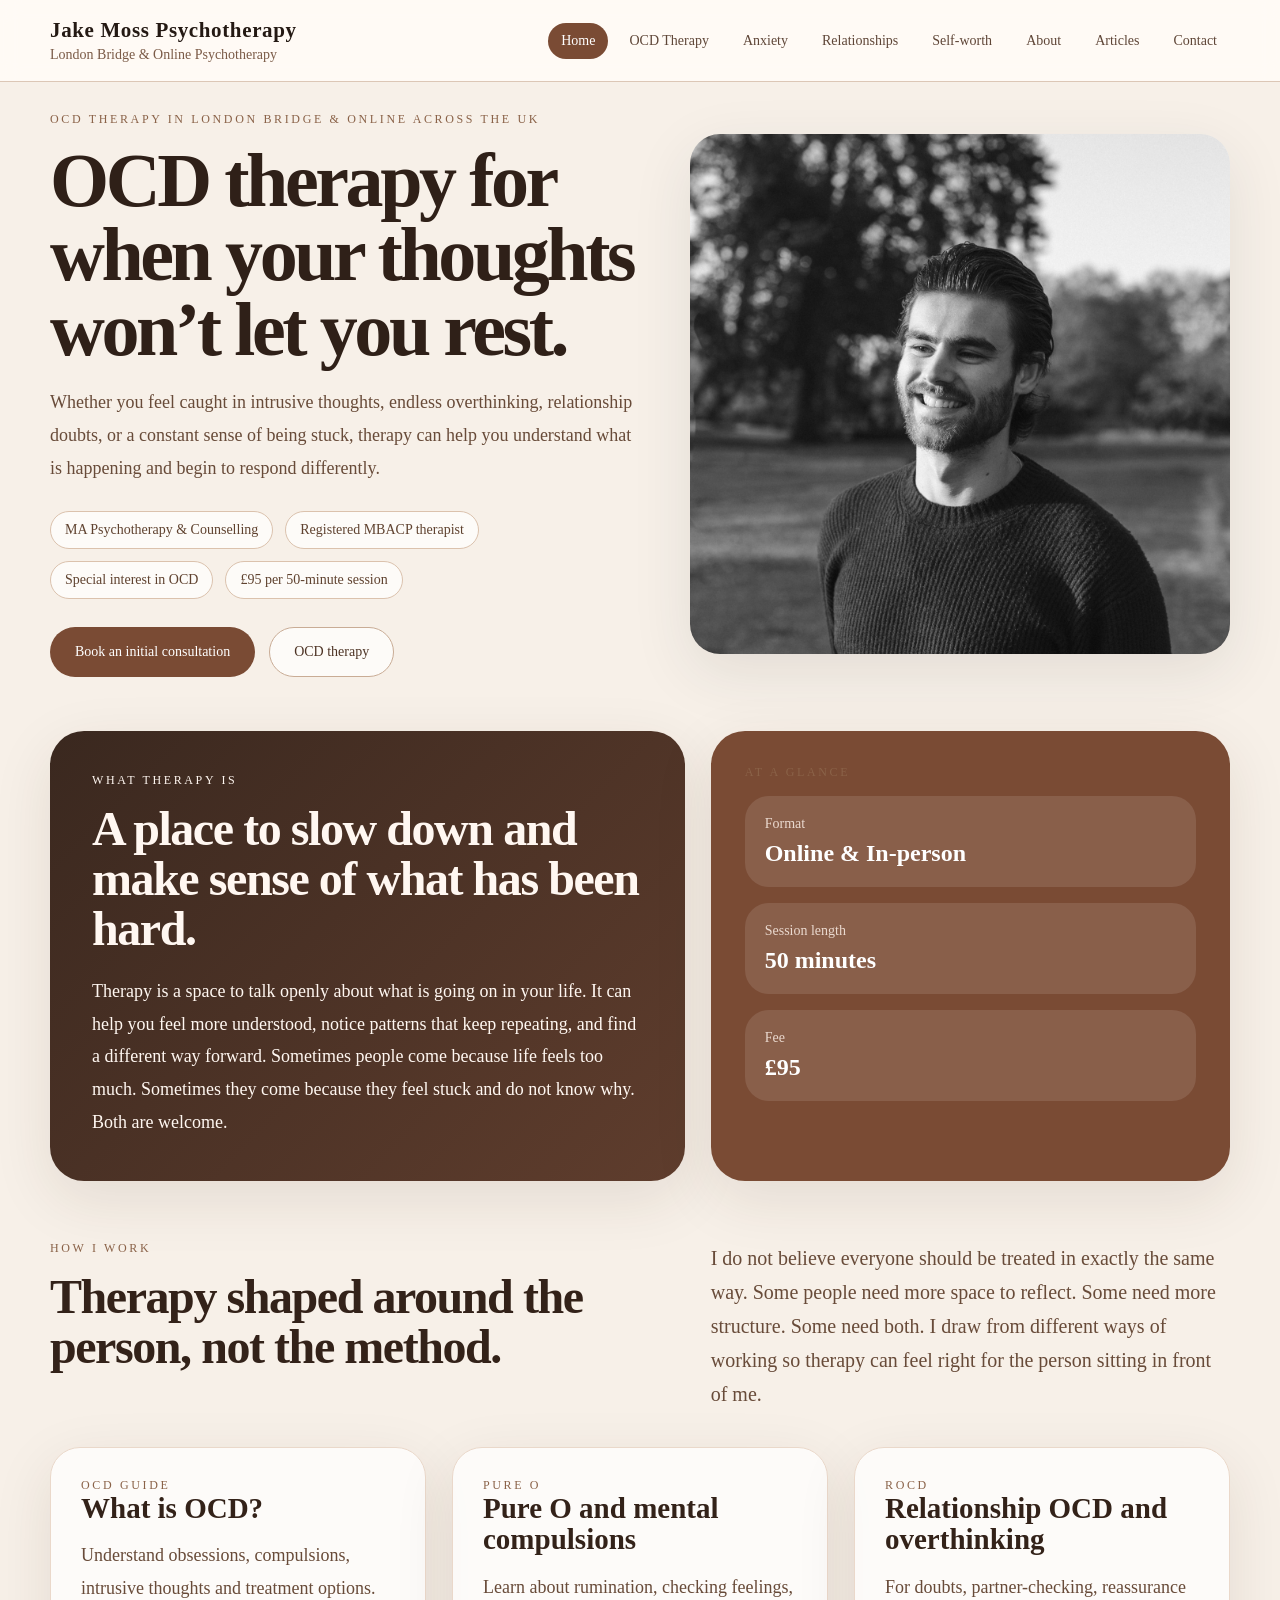
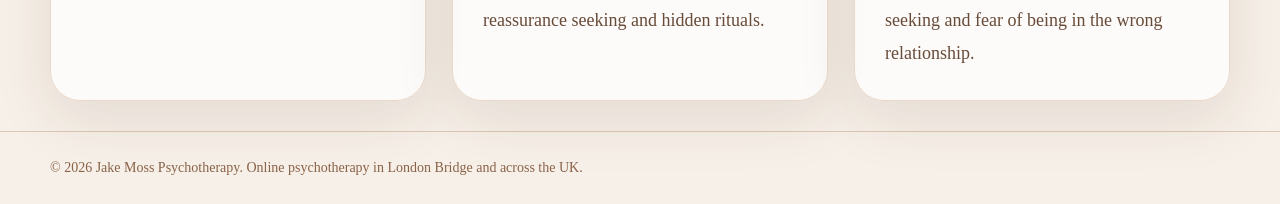
<file: index.html>
<!doctype html>
<html lang="en">
<script type="application/ld+json">
{
  "@context": "https://schema.org",
  "@type": "ProfessionalService",
  "name": "Jake Moss Psychotherapy",
  "url": "https://jmosstherapy.com/",
  "image": "https://jmosstherapy.com/jake-moss.jpg",
  "description": "OCD therapy in London Bridge and online across the UK with Jake Moss, registered MBACP psychotherapist.",
  "areaServed": [
    "London Bridge",
    "London",
    "United Kingdom"
  ],
  "priceRange": "£95 per 50-minute session",
  "founder": {
    "@type": "Person",
    "name": "Jake Moss",
    "jobTitle": "Psychotherapist",
    "affiliation": "BACP",
    "knowsAbout": [
      "OCD",
      "Pure O",
      "Intrusive thoughts",
      "Mental compulsions",
      "Anxiety",
      "Psychotherapy"
    ]
  }
}
</script>
<head>
<meta charset="UTF-8">
<meta name="viewport" content="width=device-width, initial-scale=1.0">
<title>OCD Therapist London Bridge | Moss Psychotherapy</title>
<meta name="description" content="OCD therapy in London Bridge and online across the UK with Jake Moss, registered MBACP psychotherapist. Specialist support for intrusive thoughts, Pure O, anxiety and rumination.">
<link rel="canonical" href="https://jmosstherapy.com/">
<link rel="stylesheet" href="styles.css">
</head>
  <!-- Google tag (gtag.js) -->
<script async src="https://www.googletagmanager.com/gtag/js?id=G-9EXJFHZ0Q1"></script>
<script>
  window.dataLayer = window.dataLayer || [];
  function gtag(){dataLayer.push(arguments);}
  gtag('js', new Date());

  gtag('config', 'G-9EXJFHZ0Q1');
</script>
<body>
<header>
  <div class="container header-inner">
    <a class="brand" href="index.html">
      <p class="brand-title">Jake Moss Psychotherapy</p>
      <p class="brand-sub">London Bridge & Online Psychotherapy</p>
    </a>
    <nav><a class="nav-link active" href="index.html">Home</a>
<a class="nav-link " href="ocd-therapy.html">OCD Therapy</a>
<a class="nav-link " href="anxiety-therapy.html">Anxiety</a>
<a class="nav-link " href="relationship-therapy.html">Relationships</a>
<a class="nav-link " href="self-worth-therapy.html">Self-worth</a>
<a class="nav-link " href="about.html">About</a>
<a class="nav-link " href="articles.html">Articles</a>
<a class="nav-link " href="contact.html">Contact</a></nav>
  </div>
</header>
<main>
<section class="hero">
  <div class="container">
    <div class="hero-grid">
      <div>
        <p class="eyebrow">OCD therapy in London Bridge & online across the UK</p>
<h1>OCD therapy for when your thoughts won’t let you rest.</h1>
        <p class="copy">Whether you feel caught in intrusive thoughts, endless overthinking, relationship doubts, or a constant sense of being stuck, therapy can help you understand what is happening and begin to respond differently.</p>
        <div class="trust">
          <span class="pill">MA Psychotherapy & Counselling</span>
          <span class="pill">Registered MBACP therapist</span>
          <span class="pill">Special interest in OCD</span>
          <span class="pill">£95 per 50-minute session</span>
        </div>
        <div class="btn-row">
          <a class="btn btn-primary" href="contact.html">Book an initial consultation</a>
          <a class="btn btn-secondary" href="ocd-therapy.html">OCD therapy</a>
        </div>
      </div>
      <div>
        <img class="portrait-small" src="jake-moss.jpg" alt="Jake Moss">
      </div>
    </div>
    <div class="two-col" style="margin-top:54px">
      <div class="dark-card">
        <p class="eyebrow">What therapy is</p>
        <h2>A place to slow down and make sense of what has been hard.</h2>
        <p class="copy">Therapy is a space to talk openly about what is going on in your life. It can help you feel more understood, notice patterns that keep repeating, and find a different way forward. Sometimes people come because life feels too much. Sometimes they come because they feel stuck and do not know why. Both are welcome.</p>
      </div>
      <div class="side-card">
        <p class="eyebrow">At a glance</p>
        <div class="mini"><p class="mini-label">Format</p><p class="mini-value">Online & In-person</p></div>
        <div class="mini"><p class="mini-label">Session length</p><p class="mini-value">50 minutes</p></div>
        <div class="mini"><p class="mini-label">Fee</p><p class="mini-value">£95</p></div>
      </div>
    </div>
  </div>
</section>
<section class="section">
  <div class="container">
    <div class="two-col">
      <div>
        <p class="eyebrow">How I work</p>
        <h2>Therapy shaped around the person, not the method.</h2>
      </div>
      <p class="lead">I do not believe everyone should be treated in exactly the same way. Some people need more space to reflect. Some need more structure. Some need both. I draw from different ways of working so therapy can feel right for the person sitting in front of me.</p>
    </div>
   <div class="grid3">
  <a class="article-card" href="what-is-ocd.html">
    <p class="eyebrow">OCD guide</p>
    <h3>What is OCD?</h3>
    <p class="card-copy">Understand obsessions, compulsions, intrusive thoughts and treatment options.</p>
  </a>

  <a class="article-card" href="pure-o-mental-compulsions.html">
    <p class="eyebrow">Pure O</p>
    <h3>Pure O and mental compulsions</h3>
    <p class="card-copy">Learn about rumination, checking feelings, reassurance seeking and hidden rituals.</p>
  </a>

  <a class="article-card" href="relationship-overthinking.html">
    <p class="eyebrow">ROCD</p>
    <h3>Relationship OCD and overthinking</h3>
    <p class="card-copy">For doubts, partner-checking, reassurance seeking and fear of being in the wrong relationship.</p>
  </a>
</div>
  </div>
</section>
</main>
<footer class="footer"><div class="container">© 2026 Jake Moss Psychotherapy. Online psychotherapy in London Bridge and across the UK.</div></footer>
</body>
</html>
</file>
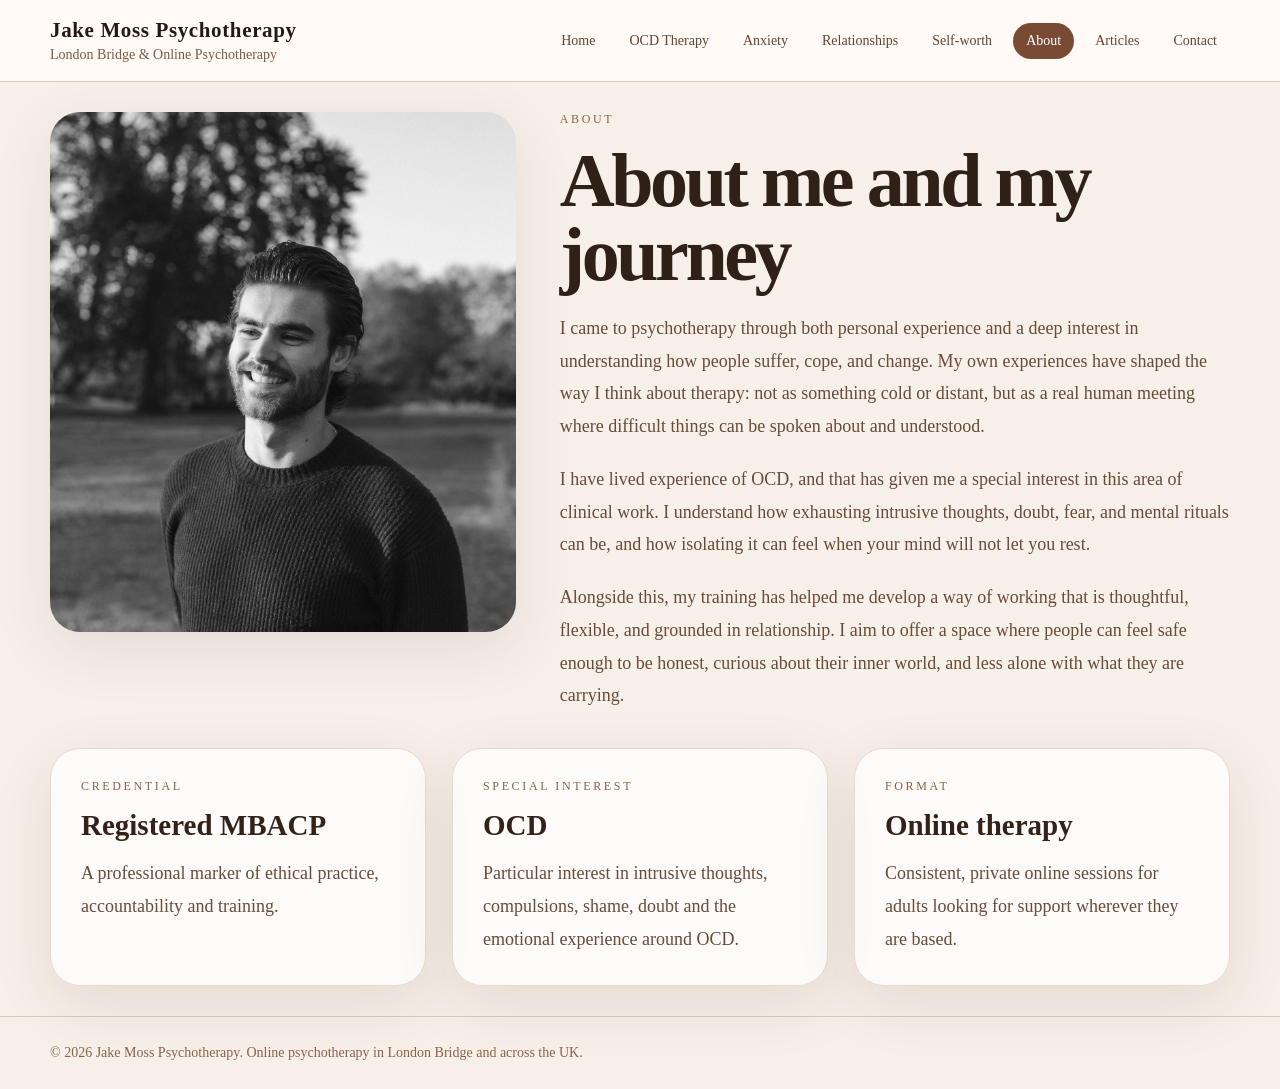
<file: about.html>
<!doctype html>
<html lang="en">
<head>
<meta charset="UTF-8">
<meta name="viewport" content="width=device-width, initial-scale=1.0">
<title>About Jake Moss | Psychotherapist London Bridge &amp; Online</title>
<meta name="description" content="About Jake Moss, registered MBACP psychotherapist with a special interest in OCD and integrative online therapy.">
<link rel="stylesheet" href="styles.css">
</head>
  <!-- Google tag (gtag.js) -->
<script async src="https://www.googletagmanager.com/gtag/js?id=G-9EXJFHZ0Q1"></script>
<script>
  window.dataLayer = window.dataLayer || [];
  function gtag(){dataLayer.push(arguments);}
  gtag('js', new Date());

  gtag('config', 'G-9EXJFHZ0Q1');
</script>
<body>
<header>
  <div class="container header-inner">
    <a class="brand" href="index.html">
      <p class="brand-title">Jake Moss Psychotherapy</p>
      <p class="brand-sub">London Bridge & Online Psychotherapy</p>
    </a>
    <nav><a class="nav-link " href="index.html">Home</a>
<a class="nav-link " href="ocd-therapy.html">OCD Therapy</a>
<a class="nav-link " href="anxiety-therapy.html">Anxiety</a>
<a class="nav-link " href="relationship-therapy.html">Relationships</a>
<a class="nav-link " href="self-worth-therapy.html">Self-worth</a>
<a class="nav-link active" href="about.html">About</a>
<a class="nav-link " href="articles.html">Articles</a>
<a class="nav-link " href="contact.html">Contact</a></nav>
  </div>
</header>
<main>
<section class="section">
  <div class="container">
    <div class="split">
      <img class="portrait-small" src="jake-moss.jpg" alt="Jake Moss">
      <div>
        <p class="eyebrow">About</p>
        <h1>About me and my journey</h1>
        <p class="copy">I came to psychotherapy through both personal experience and a deep interest in understanding how people suffer, cope, and change. My own experiences have shaped the way I think about therapy: not as something cold or distant, but as a real human meeting where difficult things can be spoken about and understood.</p><p class="copy">I have lived experience of OCD, and that has given me a special interest in this area of clinical work. I understand how exhausting intrusive thoughts, doubt, fear, and mental rituals can be, and how isolating it can feel when your mind will not let you rest.</p><p class="copy">Alongside this, my training has helped me develop a way of working that is thoughtful, flexible, and grounded in relationship. I aim to offer a space where people can feel safe enough to be honest, curious about their inner world, and less alone with what they are carrying.</p>
      </div>
    </div>
    <div class="grid3">
      <div class="card"><p class="eyebrow">Credential</p><h3 style="margin-top:16px">Registered MBACP</h3><p class="card-copy">A professional marker of ethical practice, accountability and training.</p></div>
      <div class="card"><p class="eyebrow">Special interest</p><h3 style="margin-top:16px">OCD</h3><p class="card-copy">Particular interest in intrusive thoughts, compulsions, shame, doubt and the emotional experience around OCD.</p></div>
      <div class="card"><p class="eyebrow">Format</p><h3 style="margin-top:16px">Online therapy</h3><p class="card-copy">Consistent, private online sessions for adults looking for support wherever they are based.</p></div>
    </div>
  </div>
</section>
</main>
<footer class="footer"><div class="container">© 2026 Jake Moss Psychotherapy. Online psychotherapy in London Bridge and across the UK.</div></footer>
</body>
</html>
</file>
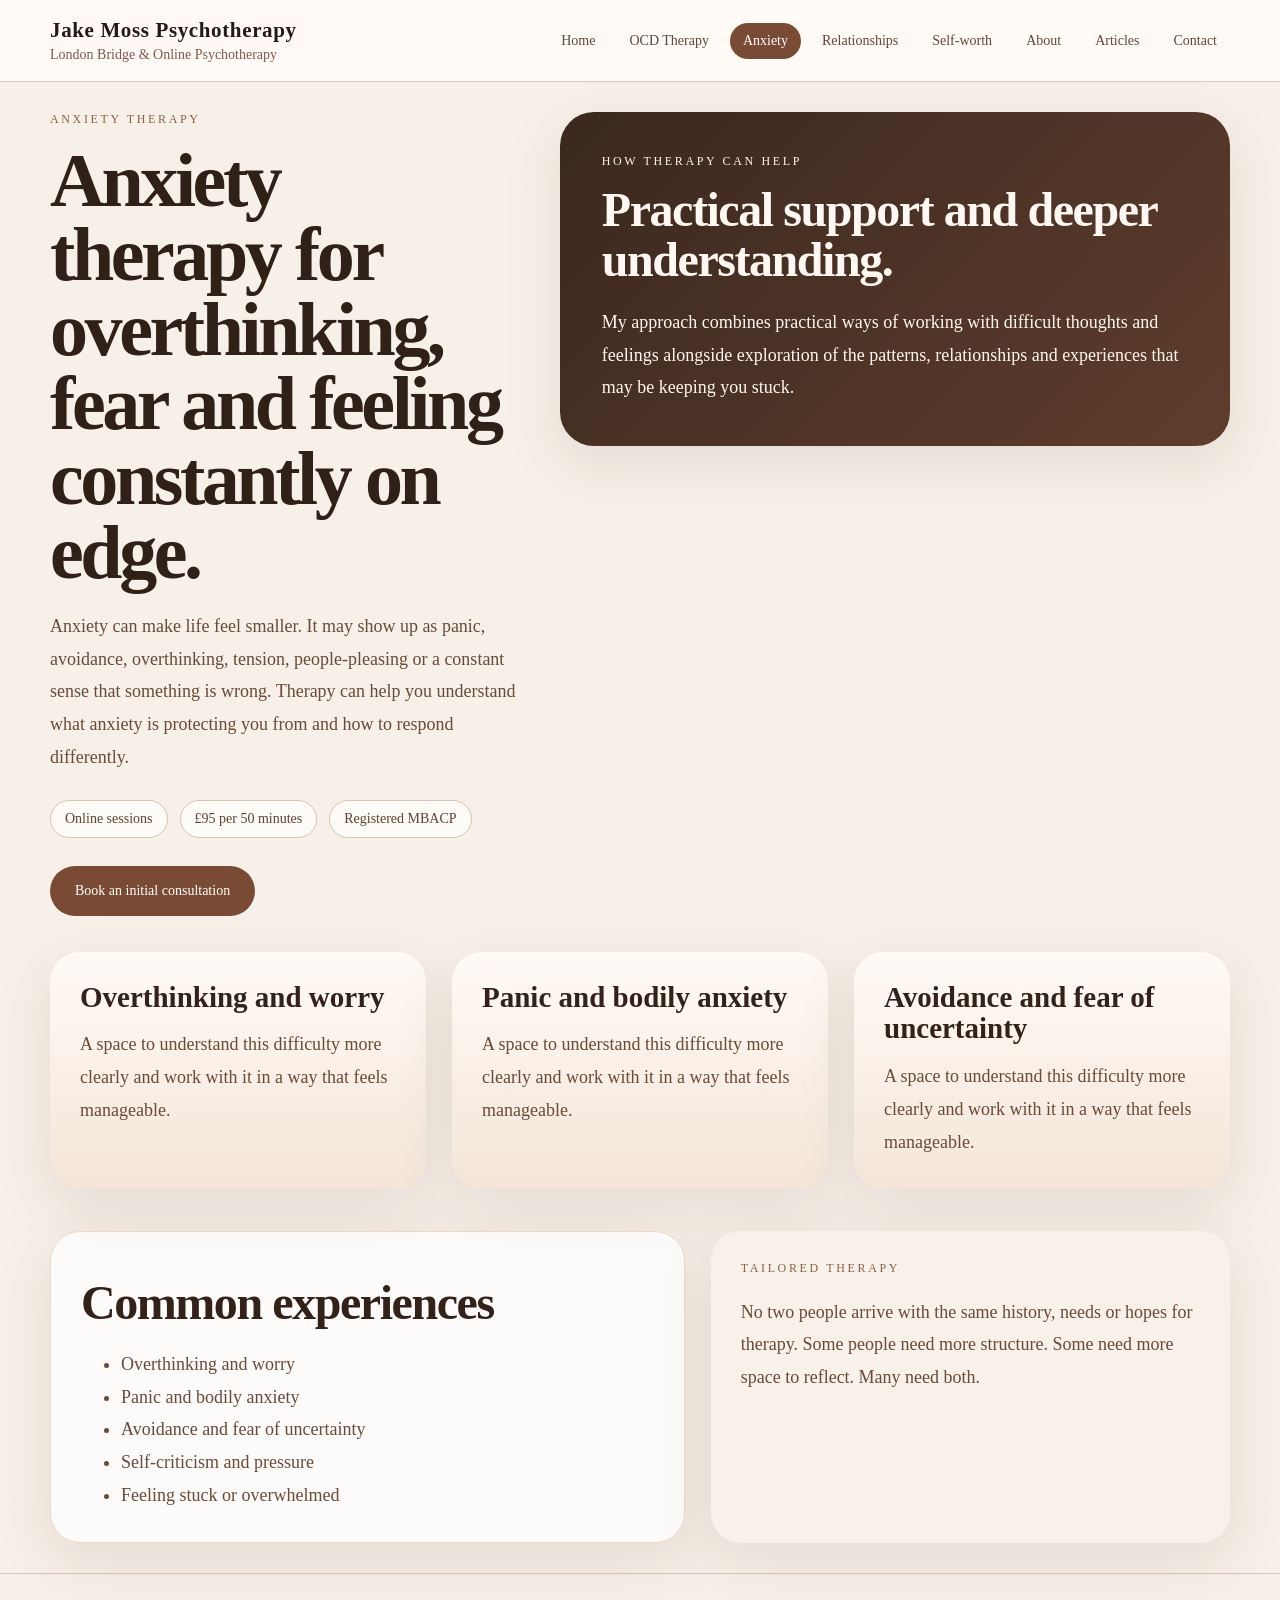
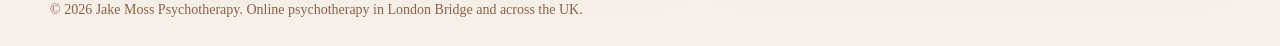
<file: anxiety-therapy.html>
<!doctype html>
<html lang="en">
<head>
  <!-- Google tag (gtag.js) -->
<script async src="https://www.googletagmanager.com/gtag/js?id=G-9EXJFHZ0Q1"></script>
<script>
  window.dataLayer = window.dataLayer || [];
  function gtag(){dataLayer.push(arguments);}
  gtag('js', new Date());

  gtag('config', 'G-9EXJFHZ0Q1');
</script>
<meta charset="UTF-8">
<meta name="viewport" content="width=device-width, initial-scale=1.0">
<title>Anxiety Therapy | Jake Moss Psychotherapy</title>
<meta name="description" content="Anxiety Therapy with Jake Moss. Online psychotherapy for adults, £95 per session.">
<link rel="stylesheet" href="styles.css">
</head>
<body>
<header>
  <div class="container header-inner">
    <a class="brand" href="index.html">
      <p class="brand-title">Jake Moss Psychotherapy</p>
      <p class="brand-sub">London Bridge & Online Psychotherapy</p>
    </a>
    <nav><a class="nav-link " href="index.html">Home</a>
<a class="nav-link " href="ocd-therapy.html">OCD Therapy</a>
<a class="nav-link active" href="anxiety-therapy.html">Anxiety</a>
<a class="nav-link " href="relationship-therapy.html">Relationships</a>
<a class="nav-link " href="self-worth-therapy.html">Self-worth</a>
<a class="nav-link " href="about.html">About</a>
<a class="nav-link " href="articles.html">Articles</a>
<a class="nav-link " href="contact.html">Contact</a></nav>
  </div>
</header>
<main>
<section class="section">
  <div class="container">
    <div class="split">
      <div>
        <p class="eyebrow">Anxiety Therapy</p>
        <h1>Anxiety therapy for overthinking, fear and feeling constantly on edge.</h1>
        <p class="copy">Anxiety can make life feel smaller. It may show up as panic, avoidance, overthinking, tension, people-pleasing or a constant sense that something is wrong. Therapy can help you understand what anxiety is protecting you from and how to respond differently.</p>
        <div class="trust"><span class="pill">Online sessions</span><span class="pill">£95 per 50 minutes</span><span class="pill">Registered MBACP</span></div>
        <div class="btn-row"><a class="btn btn-primary" href="contact.html">Book an initial consultation</a></div>
      </div>
      <div class="dark-card"><p class="eyebrow">How therapy can help</p><h2>Practical support and deeper understanding.</h2><p class="copy">My approach combines practical ways of working with difficult thoughts and feelings alongside exploration of the patterns, relationships and experiences that may be keeping you stuck.</p></div>
    </div>
    <div class="grid3"><div class="gradient-card"><h3>Overthinking and worry</h3><p class="card-copy">A space to understand this difficulty more clearly and work with it in a way that feels manageable.</p></div><div class="gradient-card"><h3>Panic and bodily anxiety</h3><p class="card-copy">A space to understand this difficulty more clearly and work with it in a way that feels manageable.</p></div><div class="gradient-card"><h3>Avoidance and fear of uncertainty</h3><p class="card-copy">A space to understand this difficulty more clearly and work with it in a way that feels manageable.</p></div></div>
    <div class="two-col" style="margin-top:42px">
      <div class="card"><h2>Common experiences</h2><ul class="copy"><li>Overthinking and worry</li><li>Panic and bodily anxiety</li><li>Avoidance and fear of uncertainty</li><li>Self-criticism and pressure</li><li>Feeling stuck or overwhelmed</li></ul></div>
      <div class="soft-card"><p class="eyebrow">Tailored therapy</p><p class="copy">No two people arrive with the same history, needs or hopes for therapy. Some people need more structure. Some need more space to reflect. Many need both.</p></div>
    </div>
  </div>
</section></main>
<footer class="footer"><div class="container">© 2026 Jake Moss Psychotherapy. Online psychotherapy in London Bridge and across the UK.</div></footer>
</body>
</html>
</file>
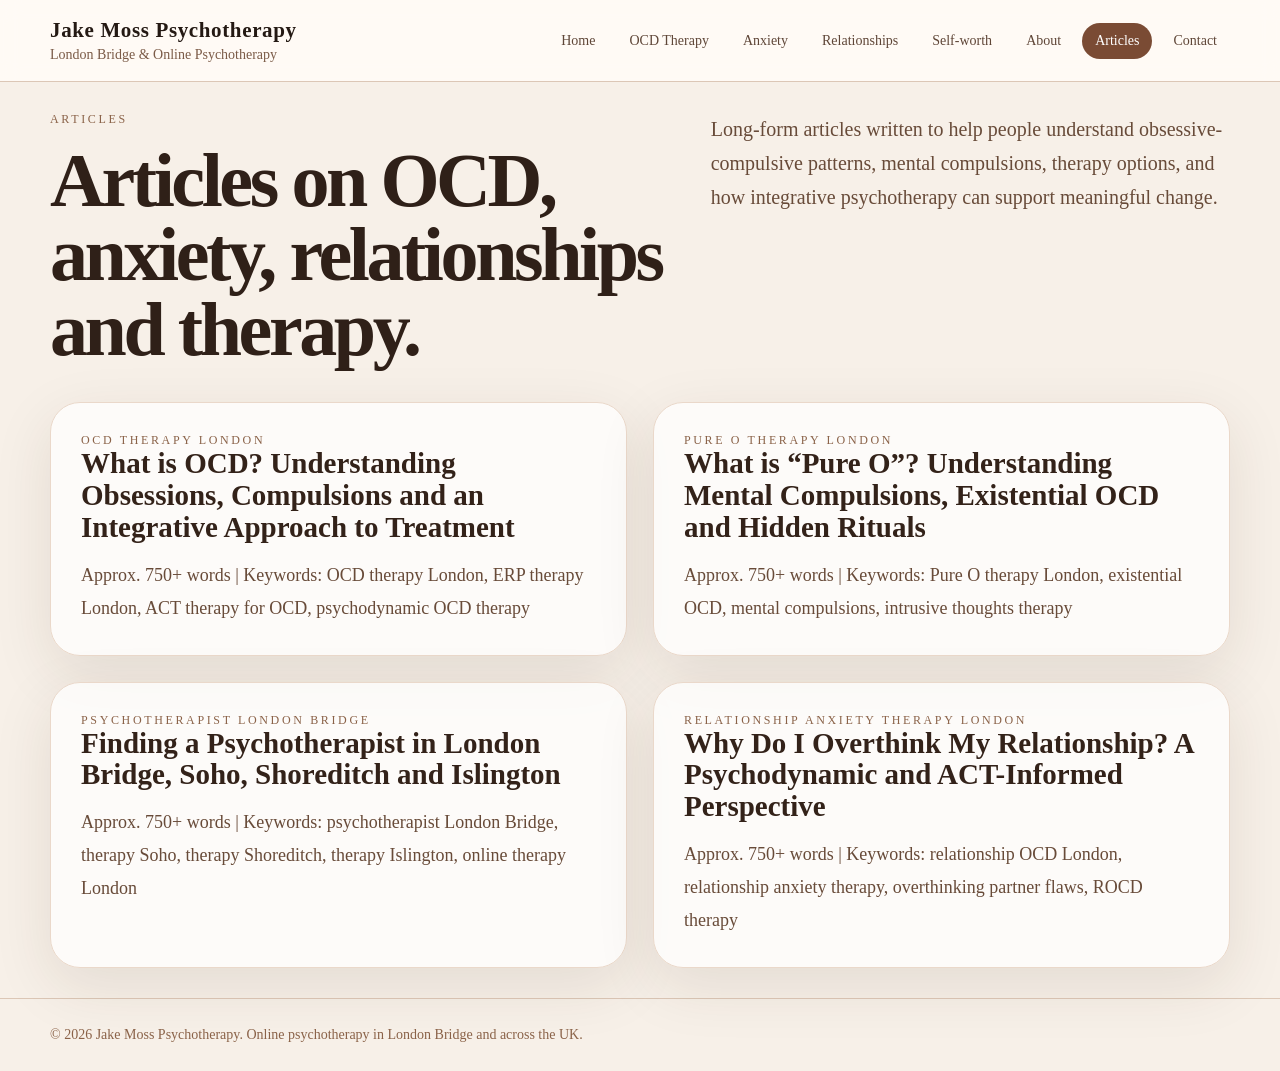
<file: articles.html>
<!doctype html>
<html lang="en">
<head>
  <!-- Google tag (gtag.js) -->
<script async src="https://www.googletagmanager.com/gtag/js?id=G-9EXJFHZ0Q1"></script>
<script>
  window.dataLayer = window.dataLayer || [];
  function gtag(){dataLayer.push(arguments);}
  gtag('js', new Date());

  gtag('config', 'G-9EXJFHZ0Q1');
</script>
<meta charset="UTF-8">
<meta name="viewport" content="width=device-width, initial-scale=1.0">
<title>Articles | Jake Moss Psychotherapy</title>
<meta name="description" content="Articles on OCD, Pure O, relationship anxiety and psychotherapy in London.">
<link rel="stylesheet" href="styles.css">
</head>
<body>
<header>
  <div class="container header-inner">
    <a class="brand" href="index.html">
      <p class="brand-title">Jake Moss Psychotherapy</p>
      <p class="brand-sub">London Bridge & Online Psychotherapy</p>
    </a>
    <nav><a class="nav-link " href="index.html">Home</a>
<a class="nav-link " href="ocd-therapy.html">OCD Therapy</a>
<a class="nav-link " href="anxiety-therapy.html">Anxiety</a>
<a class="nav-link " href="relationship-therapy.html">Relationships</a>
<a class="nav-link " href="self-worth-therapy.html">Self-worth</a>
<a class="nav-link " href="about.html">About</a>
<a class="nav-link active" href="articles.html">Articles</a>
<a class="nav-link " href="contact.html">Contact</a></nav>
  </div>
</header>
<main>
<section class="section"><div class="container">
  <div class="two-col">
    <div><p class="eyebrow">Articles</p><h1>Articles on OCD, anxiety, relationships and therapy.</h1></div>
    <p class="lead">Long-form articles written to help people understand obsessive-compulsive patterns, mental compulsions, therapy options, and how integrative psychotherapy can support meaningful change.</p>
  </div>
  <div class="grid2"><a class="article-card" href="what-is-ocd.html"><p class="eyebrow">OCD Therapy London</p><h3>What is OCD? Understanding Obsessions, Compulsions and an Integrative Approach to Treatment</h3><p class="card-copy">Approx. 750+ words | Keywords: OCD therapy London, ERP therapy London, ACT therapy for OCD, psychodynamic OCD therapy</p></a><a class="article-card" href="pure-o-mental-compulsions.html"><p class="eyebrow">Pure O Therapy London</p><h3>What is “Pure O”? Understanding Mental Compulsions, Existential OCD and Hidden Rituals</h3><p class="card-copy">Approx. 750+ words | Keywords: Pure O therapy London, existential OCD, mental compulsions, intrusive thoughts therapy</p></a><a class="article-card" href="finding-a-psychotherapist-london.html"><p class="eyebrow">Psychotherapist London Bridge</p><h3>Finding a Psychotherapist in London Bridge, Soho, Shoreditch and Islington</h3><p class="card-copy">Approx. 750+ words | Keywords: psychotherapist London Bridge, therapy Soho, therapy Shoreditch, therapy Islington, online therapy London</p></a><a class="article-card" href="relationship-overthinking.html"><p class="eyebrow">Relationship Anxiety Therapy London</p><h3>Why Do I Overthink My Relationship? A Psychodynamic and ACT-Informed Perspective</h3><p class="card-copy">Approx. 750+ words | Keywords: relationship OCD London, relationship anxiety therapy, overthinking partner flaws, ROCD therapy</p></a></div>
</div></section>
</main>
<footer class="footer"><div class="container">© 2026 Jake Moss Psychotherapy. Online psychotherapy in London Bridge and across the UK.</div></footer>
</body>
</html>
</file>
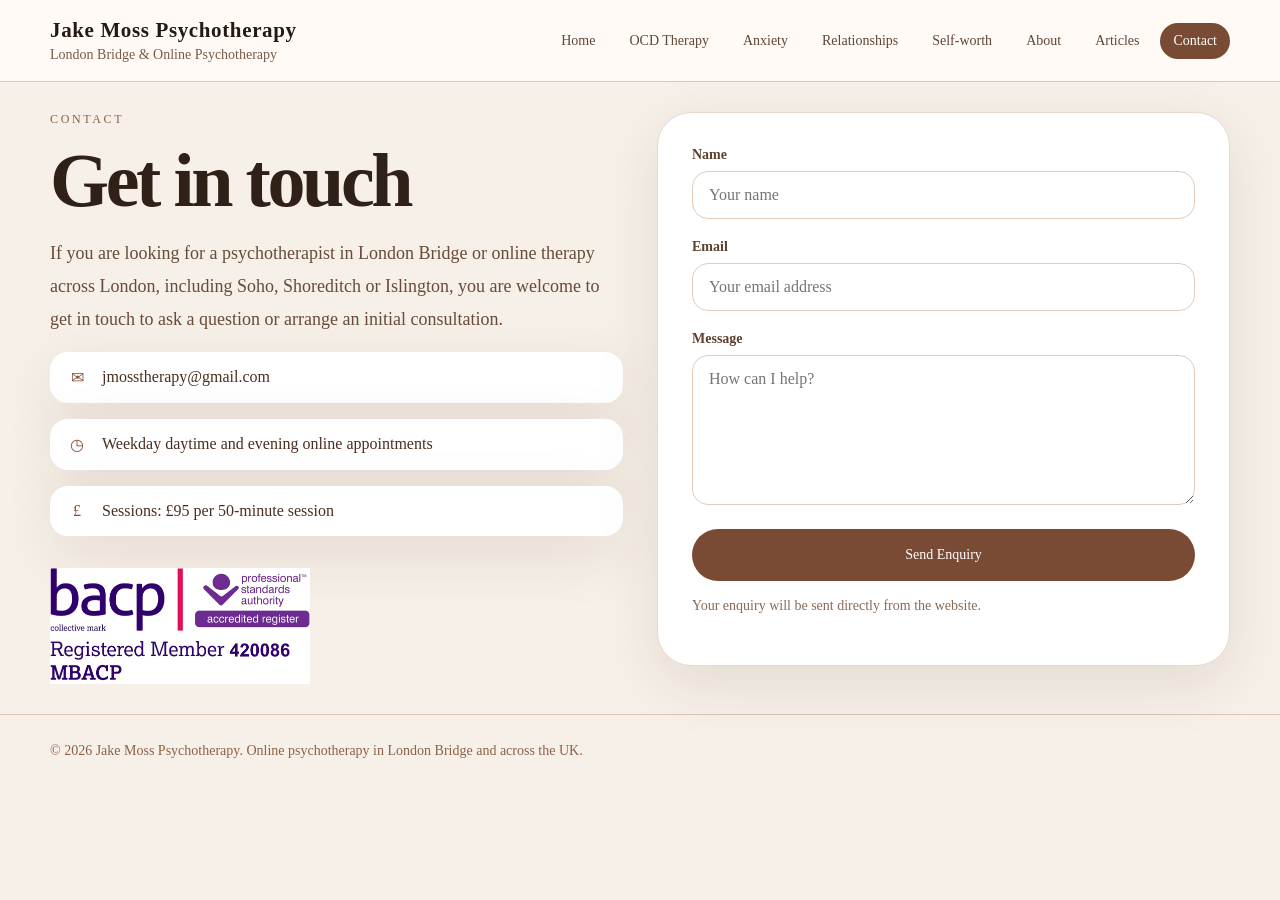
<file: contact.html>
<!doctype html>
<html lang="en">
<head>
  <!-- Google tag (gtag.js) -->
<script async src="https://www.googletagmanager.com/gtag/js?id=G-9EXJFHZ0Q1"></script>
<script>
  window.dataLayer = window.dataLayer || [];
  function gtag(){dataLayer.push(arguments);}
  gtag('js', new Date());

  gtag('config', 'G-9EXJFHZ0Q1');
</script>
<meta charset="UTF-8">
<meta name="viewport" content="width=device-width, initial-scale=1.0">
<title>Contact | Jake Moss Psychotherapy</title>
<meta name="description" content="Contact Jake Moss Psychotherapy for online therapy. Sessions cost £95 per 50 minutes.">
<link rel="stylesheet" href="styles.css">
</head>
<body>
<header>
  <div class="container header-inner">
    <a class="brand" href="index.html">
      <p class="brand-title">Jake Moss Psychotherapy</p>
      <p class="brand-sub">London Bridge & Online Psychotherapy</p>
    </a>
    <nav><a class="nav-link " href="index.html">Home</a>
<a class="nav-link " href="ocd-therapy.html">OCD Therapy</a>
<a class="nav-link " href="anxiety-therapy.html">Anxiety</a>
<a class="nav-link " href="relationship-therapy.html">Relationships</a>
<a class="nav-link " href="self-worth-therapy.html">Self-worth</a>
<a class="nav-link " href="about.html">About</a>
<a class="nav-link " href="articles.html">Articles</a>
<a class="nav-link active" href="contact.html">Contact</a></nav>
  </div>
</header>
<main>
<section class="section"><div class="container"><div class="contact-grid">
  <div>
    <p class="eyebrow">Contact</p><h1>Get in touch</h1>
    <p class="copy">If you are looking for a psychotherapist in London Bridge or online therapy across London, including Soho, Shoreditch or Islington, you are welcome to get in touch to ask a question or arrange an initial consultation.</p>
    <div class="contact-row"><span class="icon">✉</span><span>jmosstherapy@gmail.com</span></div>
    <div class="contact-row"><span class="icon">◷</span><span>Weekday daytime and evening online appointments</span></div>
    <div class="contact-row"><span class="icon">£</span><span>Sessions: £95 per 50-minute session</span></div>
    <div style="margin-top:32px;">
      <!-- Professional verification provided by Psychology Today -->
      <a href="https://www.psychologytoday.com/profile/1728375" class="sx-verified-seal"></a>
      <script type="text/javascript" src="https://member.psychologytoday.com/verified-seal.js" data-badge="16" data-id="1728375" data-code="aHR0cHM6Ly93d3cucHN5Y2hvbG9neXRvZGF5LmNvbS9hcGkvdmVyaWZpZWQtc2VhbC9zZWFscy8xNi9wcm9maWxlLzE3MjgzNzU/Y2FsbGJhY2s9c3hjYWxsYmFjaw=="></script>
      <!-- End Verification -->
  
<div style="margin-top:24px;">
  <a href="https://www.bacp.co.uk/therapists/420086/jake-moss/london-se1?search=jake%20moss"
     target="_blank"
     rel="noopener noreferrer">

    <img
      src="bacp-logo.png"
      alt="BACP Registered Member"
      style="
        width:260px;
        max-width:100%;
        height:auto;
        display:block;
      ">

  </a>
</div>
    </div>
  </div>
  <div class="form-card">
    <form action="https://formspree.io/f/xqegwjjb" method="POST">
      <div class="field"><label for="name">Name</label><input id="name" name="name" type="text" placeholder="Your name" required></div>
      <div class="field"><label for="email">Email</label><input id="email" name="email" type="email" placeholder="Your email address" required></div>
      <div class="field"><label for="message">Message</label><textarea id="message" name="message" placeholder="How can I help?" required></textarea></div>
      <button type="submit" class="button-submit">Send Enquiry</button>
      <p class="form-note">Your enquiry will be sent directly from the website.</p>
    </form>
  </div>
</div></div></section>
</main>
<footer class="footer"><div class="container">© 2026 Jake Moss Psychotherapy. Online psychotherapy in London Bridge and across the UK.</div></footer>
</body>
</html>
</file>
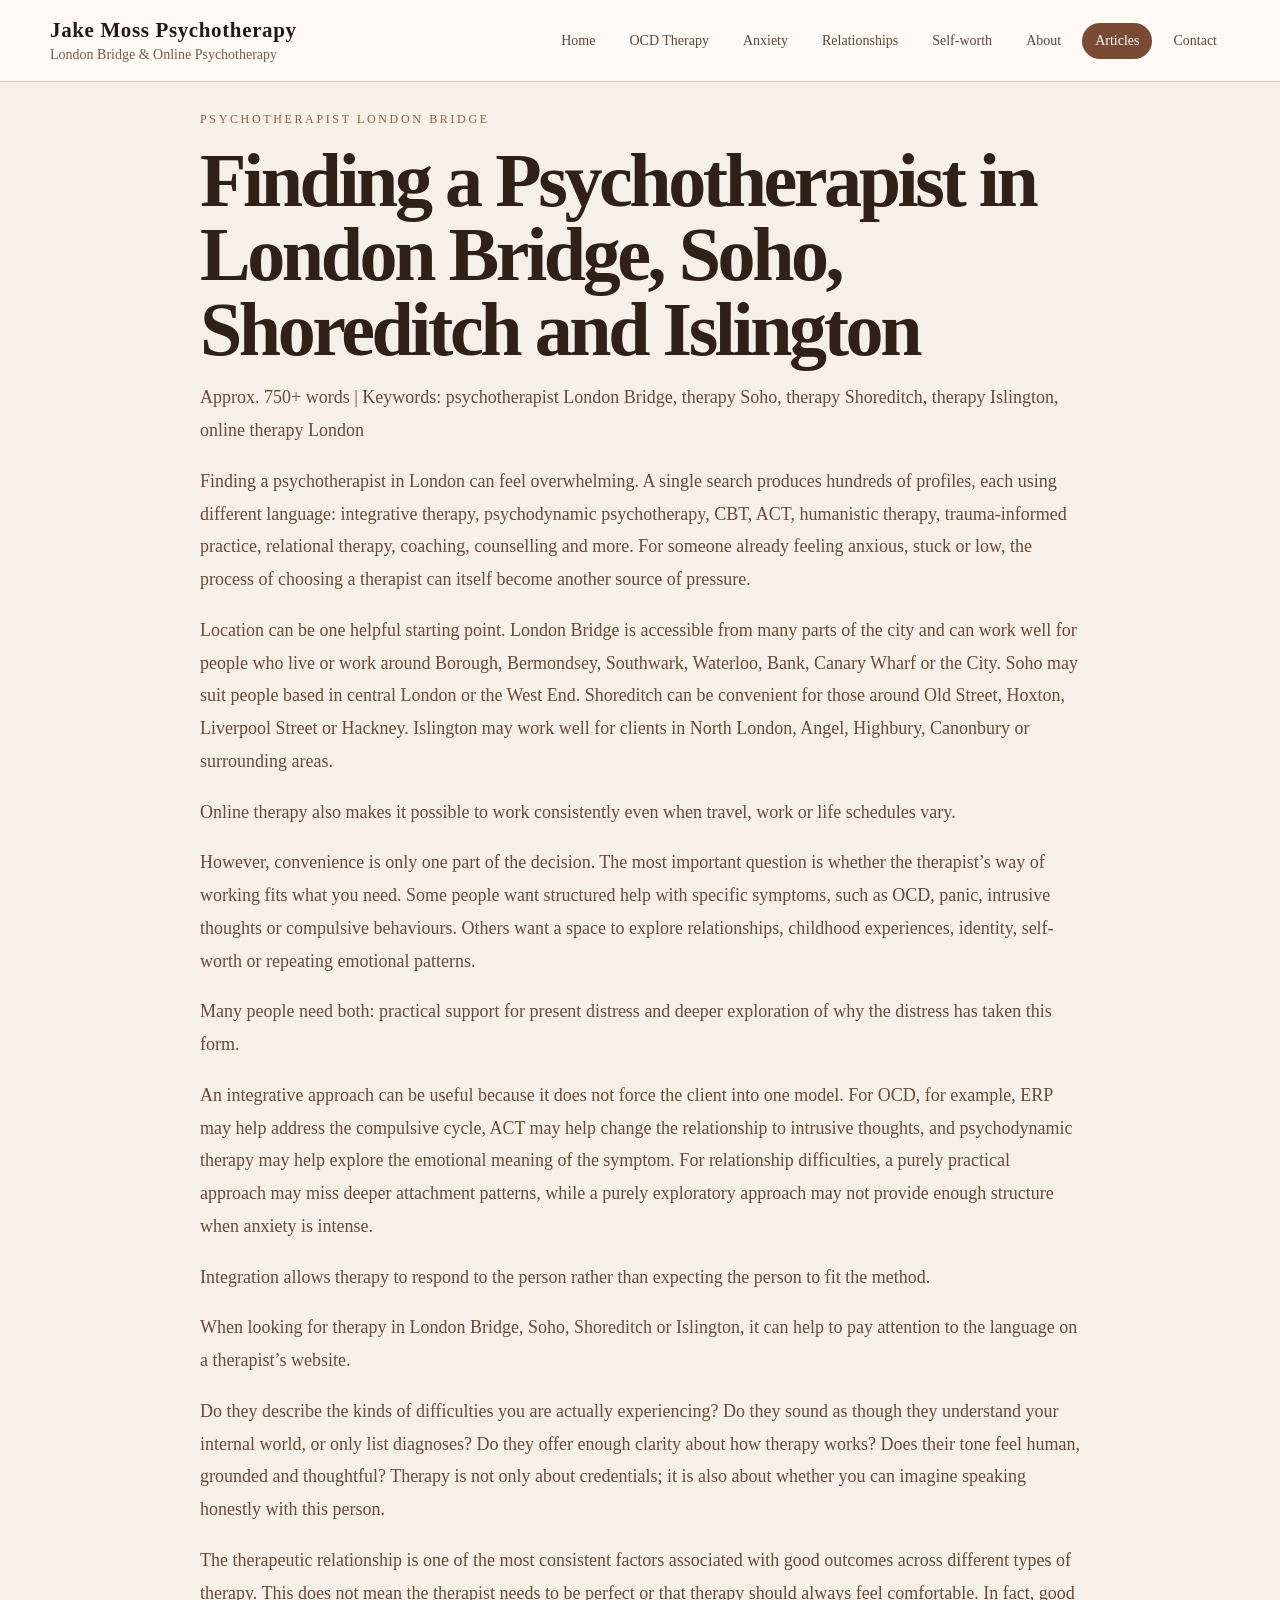
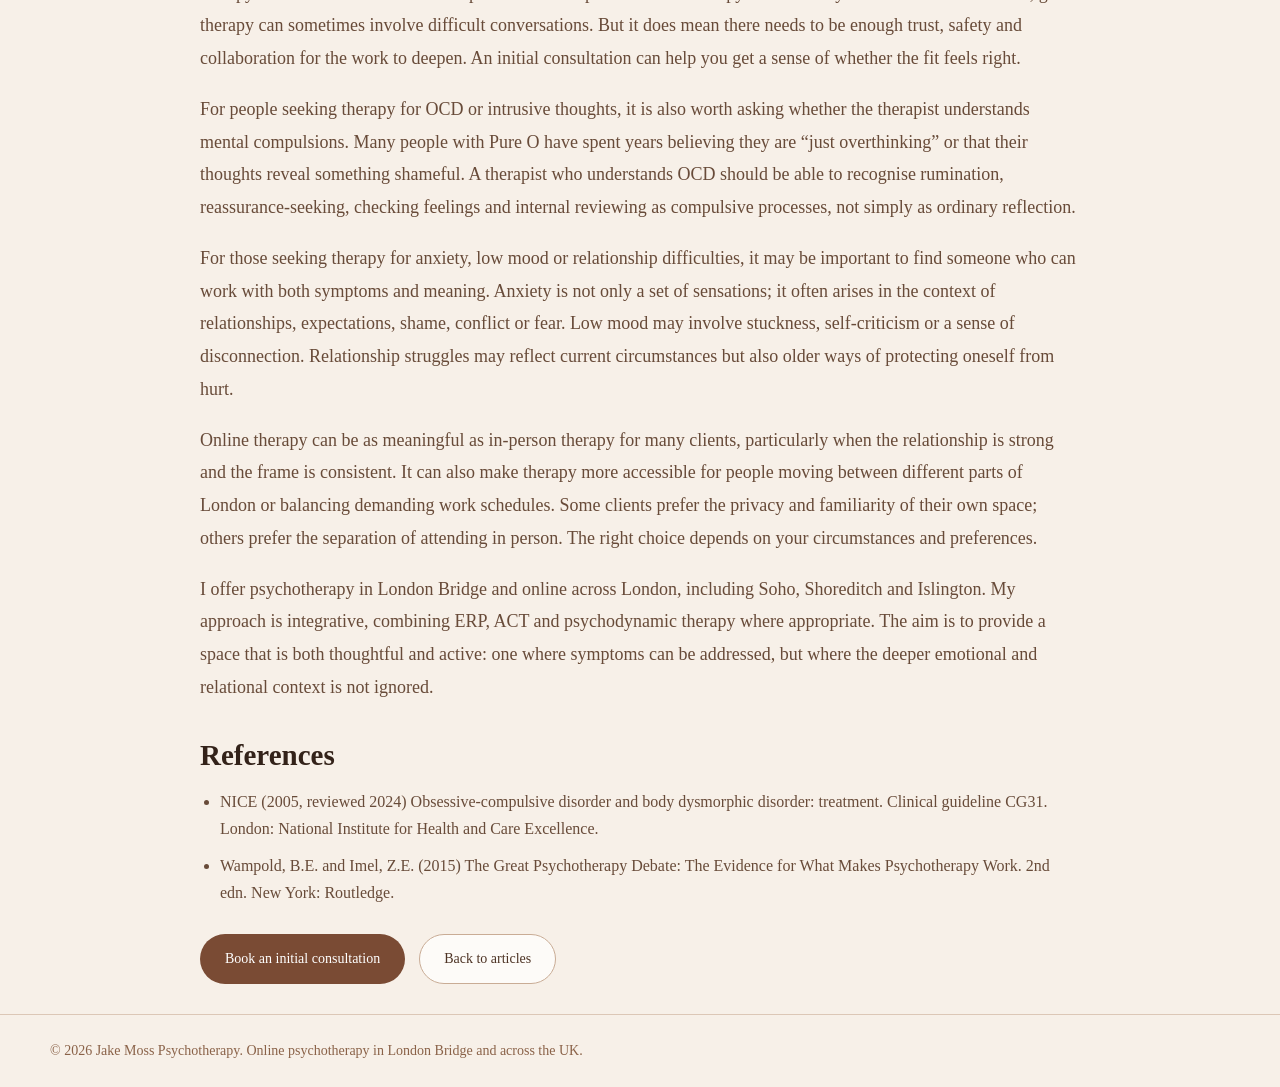
<file: finding-a-psychotherapist-london.html>
<!doctype html>
<html lang="en">
<head>
<meta charset="UTF-8">
<meta name="viewport" content="width=device-width, initial-scale=1.0">
<title>Finding a Psychotherapist in London Bridge, Soho, Shoreditch and Islington | Jake Moss Psychotherapy</title>
<meta name="description" content="Finding a psychotherapist in London can feel overwhelming. A single search produces hundreds of profiles, each using different language: integrative t">
<link rel="stylesheet" href="styles.css">
</head>
  <!-- Google tag (gtag.js) -->
<script async src="https://www.googletagmanager.com/gtag/js?id=G-9EXJFHZ0Q1"></script>
<script>
  window.dataLayer = window.dataLayer || [];
  function gtag(){dataLayer.push(arguments);}
  gtag('js', new Date());

  gtag('config', 'G-9EXJFHZ0Q1');
</script>
<body>
<header>
  <div class="container header-inner">
    <a class="brand" href="index.html">
      <p class="brand-title">Jake Moss Psychotherapy</p>
      <p class="brand-sub">London Bridge & Online Psychotherapy</p>
    </a>
    <nav><a class="nav-link " href="index.html">Home</a>
<a class="nav-link " href="ocd-therapy.html">OCD Therapy</a>
<a class="nav-link " href="anxiety-therapy.html">Anxiety</a>
<a class="nav-link " href="relationship-therapy.html">Relationships</a>
<a class="nav-link " href="self-worth-therapy.html">Self-worth</a>
<a class="nav-link " href="about.html">About</a>
<a class="nav-link active" href="articles.html">Articles</a>
<a class="nav-link " href="contact.html">Contact</a></nav>
  </div>
</header>
<main>
<section class="section"><div class="container article-body">
  <p class="eyebrow">Psychotherapist London Bridge</p>
  <h1>Finding a Psychotherapist in London Bridge, Soho, Shoreditch and Islington</h1>
  <p class="card-copy">Approx. 750+ words | Keywords: psychotherapist London Bridge, therapy Soho, therapy Shoreditch, therapy Islington, online therapy London</p>
  <p class="article-copy">Finding a psychotherapist in London can feel overwhelming. A single search produces hundreds of profiles, each using different language: integrative therapy, psychodynamic psychotherapy, CBT, ACT, humanistic therapy, trauma-informed practice, relational therapy, coaching, counselling and more. For someone already feeling anxious, stuck or low, the process of choosing a therapist can itself become another source of pressure.</p><p class="article-copy">Location can be one helpful starting point. London Bridge is accessible from many parts of the city and can work well for people who live or work around Borough, Bermondsey, Southwark, Waterloo, Bank, Canary Wharf or the City. Soho may suit people based in central London or the West End. Shoreditch can be convenient for those around Old Street, Hoxton, Liverpool Street or Hackney. Islington may work well for clients in North London, Angel, Highbury, Canonbury or surrounding areas.</p><p class="article-copy">Online therapy also makes it possible to work consistently even when travel, work or life schedules vary.</p><p class="article-copy">However, convenience is only one part of the decision. The most important question is whether the therapist’s way of working fits what you need. Some people want structured help with specific symptoms, such as OCD, panic, intrusive thoughts or compulsive behaviours. Others want a space to explore relationships, childhood experiences, identity, self-worth or repeating emotional patterns.</p><p class="article-copy">Many people need both: practical support for present distress and deeper exploration of why the distress has taken this form.</p><p class="article-copy">An integrative approach can be useful because it does not force the client into one model. For OCD, for example, ERP may help address the compulsive cycle, ACT may help change the relationship to intrusive thoughts, and psychodynamic therapy may help explore the emotional meaning of the symptom. For relationship difficulties, a purely practical approach may miss deeper attachment patterns, while a purely exploratory approach may not provide enough structure when anxiety is intense.</p><p class="article-copy">Integration allows therapy to respond to the person rather than expecting the person to fit the method.</p><p class="article-copy">When looking for therapy in London Bridge, Soho, Shoreditch or Islington, it can help to pay attention to the language on a therapist’s website.</p><p class="article-copy">Do they describe the kinds of difficulties you are actually experiencing? Do they sound as though they understand your internal world, or only list diagnoses? Do they offer enough clarity about how therapy works? Does their tone feel human, grounded and thoughtful? Therapy is not only about credentials; it is also about whether you can imagine speaking honestly with this person.</p><p class="article-copy">The therapeutic relationship is one of the most consistent factors associated with good outcomes across different types of therapy. This does not mean the therapist needs to be perfect or that therapy should always feel comfortable. In fact, good therapy can sometimes involve difficult conversations. But it does mean there needs to be enough trust, safety and collaboration for the work to deepen. An initial consultation can help you get a sense of whether the fit feels right.</p><p class="article-copy">For people seeking therapy for OCD or intrusive thoughts, it is also worth asking whether the therapist understands mental compulsions. Many people with Pure O have spent years believing they are “just overthinking” or that their thoughts reveal something shameful. A therapist who understands OCD should be able to recognise rumination, reassurance-seeking, checking feelings and internal reviewing as compulsive processes, not simply as ordinary reflection.</p><p class="article-copy">For those seeking therapy for anxiety, low mood or relationship difficulties, it may be important to find someone who can work with both symptoms and meaning. Anxiety is not only a set of sensations; it often arises in the context of relationships, expectations, shame, conflict or fear. Low mood may involve stuckness, self-criticism or a sense of disconnection. Relationship struggles may reflect current circumstances but also older ways of protecting oneself from hurt.</p><p class="article-copy">Online therapy can be as meaningful as in-person therapy for many clients, particularly when the relationship is strong and the frame is consistent. It can also make therapy more accessible for people moving between different parts of London or balancing demanding work schedules. Some clients prefer the privacy and familiarity of their own space; others prefer the separation of attending in person. The right choice depends on your circumstances and preferences.</p><p class="article-copy">I offer psychotherapy in London Bridge and online across London, including Soho, Shoreditch and Islington. My approach is integrative, combining ERP, ACT and psychodynamic therapy where appropriate. The aim is to provide a space that is both thoughtful and active: one where symptoms can be addressed, but where the deeper emotional and relational context is not ignored.</p>
  <h3 style="margin-top:36px">References</h3>
  <ul class="refs"><li>NICE (2005, reviewed 2024) Obsessive-compulsive disorder and body dysmorphic disorder: treatment. Clinical guideline CG31. London: National Institute for Health and Care Excellence.</li><li>Wampold, B.E. and Imel, Z.E. (2015) The Great Psychotherapy Debate: The Evidence for What Makes Psychotherapy Work. 2nd edn. New York: Routledge.</li></ul>
  <div class="btn-row"><a class="btn btn-primary" href="contact.html">Book an initial consultation</a><a class="btn btn-secondary" href="articles.html">Back to articles</a></div>
</div></section>
</main>
<footer class="footer"><div class="container">© 2026 Jake Moss Psychotherapy. Online psychotherapy in London Bridge and across the UK.</div></footer>
</body>
</html>
</file>
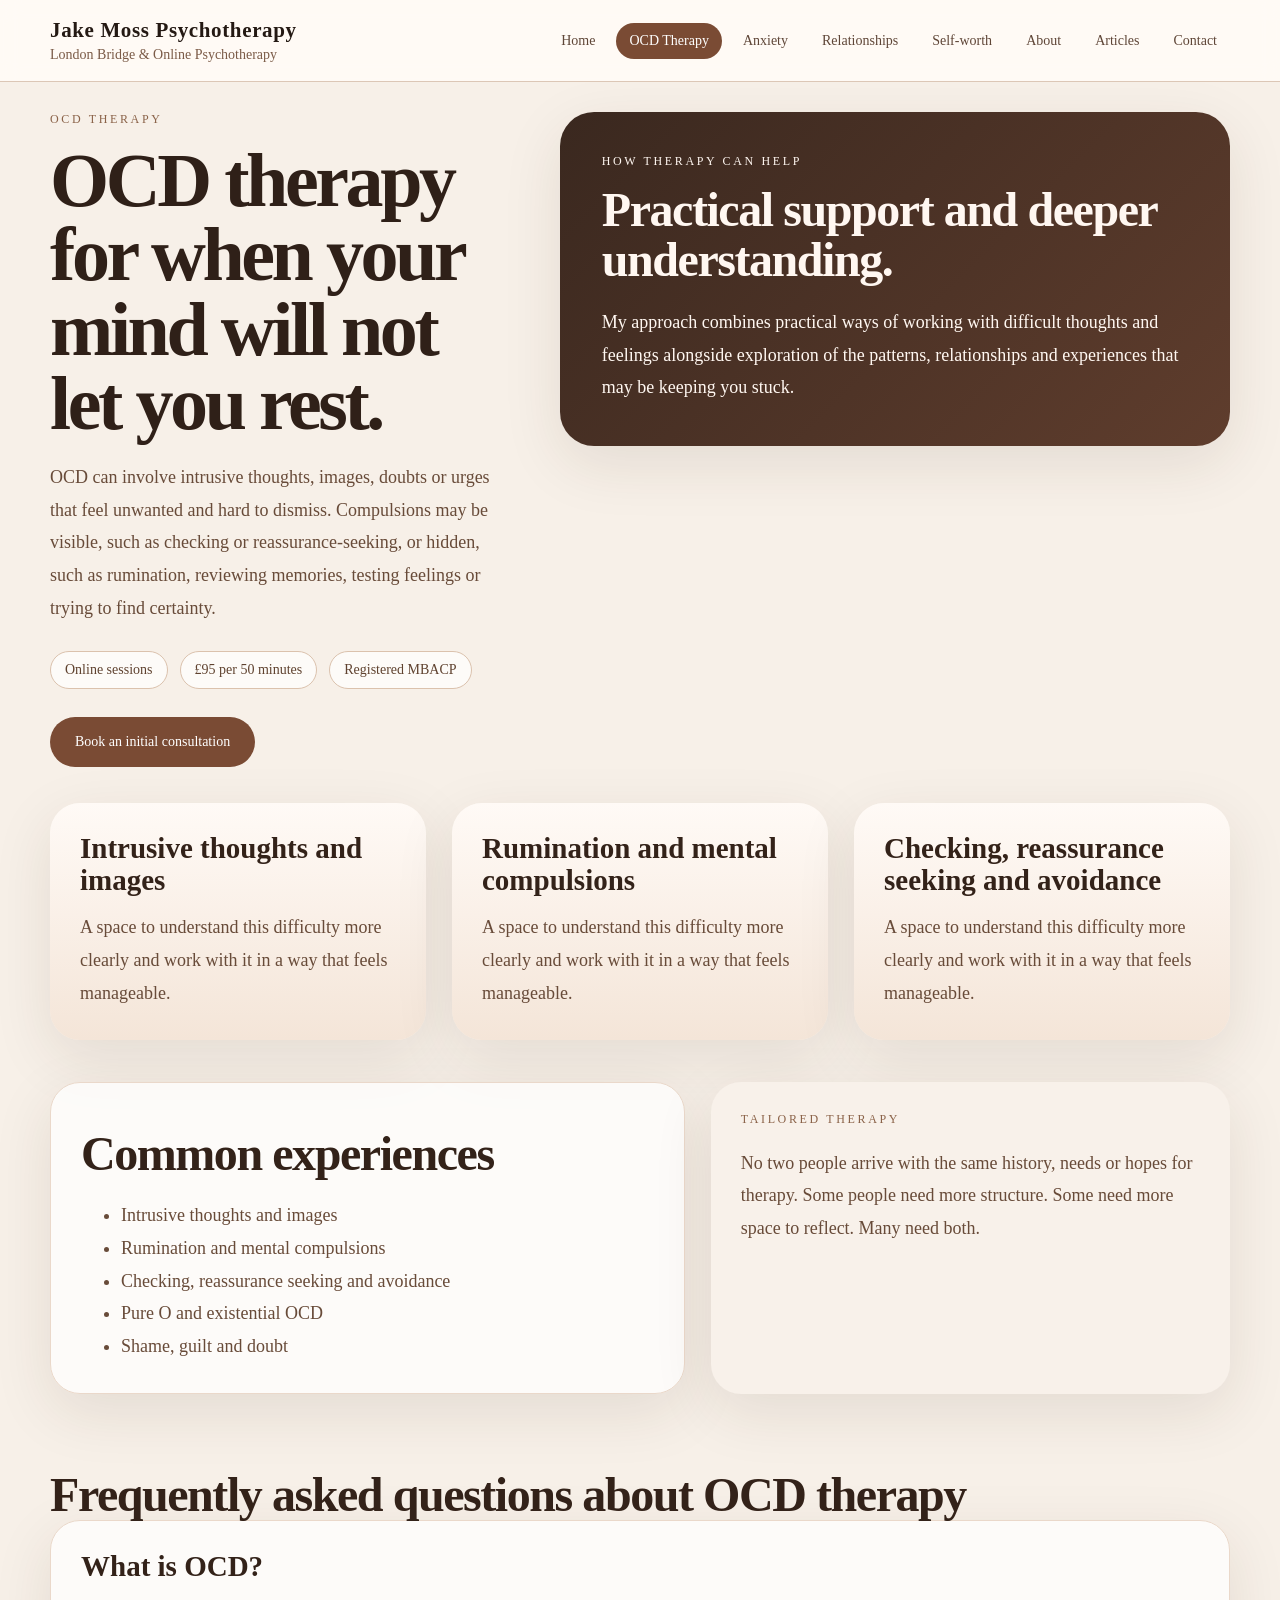
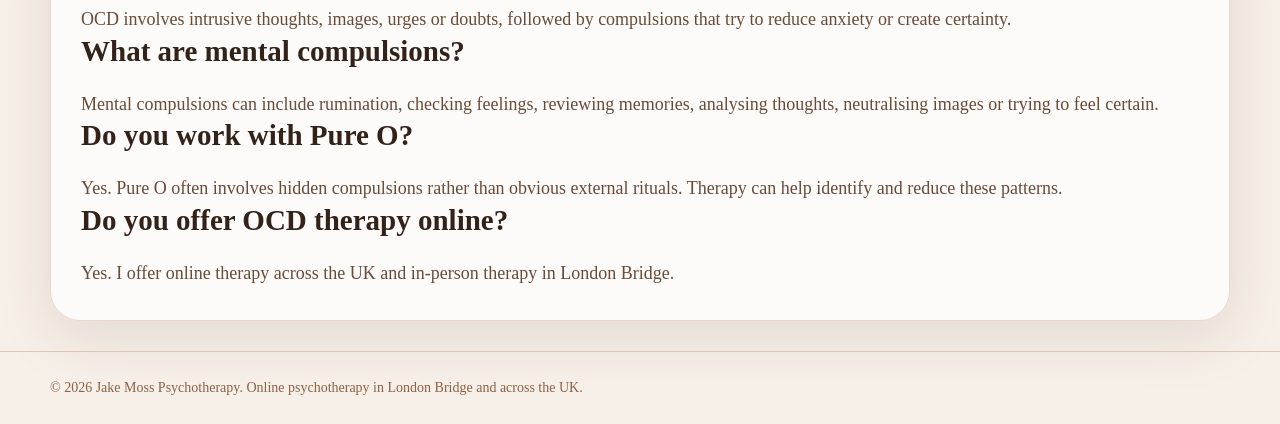
<file: ocd-therapy.html>
<!doctype html>
<html lang="en">

<head>
<meta charset="UTF-8">
<meta name="viewport" content="width=device-width, initial-scale=1.0">

<title>OCD Therapy London | OCD Therapist London Bridge</title>

<meta name="description" content="OCD therapy in London Bridge and online across the UK. Support for intrusive thoughts, Pure O, mental compulsions, checking, reassurance seeking and rumination.">

<link rel="canonical" href="https://jmosstherapy.com/ocd-therapy.html">

<link rel="stylesheet" href="styles.css">

<script type="application/ld+json">
{
  "@context": "https://schema.org",
  "@type": "FAQPage",
  "mainEntity": [
    {
      "@type": "Question",
      "name": "What is the best therapy for OCD?",
      "acceptedAnswer": {
        "@type": "Answer",
        "text": "OCD is commonly treated with exposure and response prevention, often alongside approaches such as ACT and psychotherapy that help people relate differently to intrusive thoughts, uncertainty and compulsions."
      }
    },
    {
      "@type": "Question",
      "name": "Can online OCD therapy help?",
      "acceptedAnswer": {
        "@type": "Answer",
        "text": "Online OCD therapy can be helpful for many people, particularly when therapy focuses on intrusive thoughts, mental compulsions, reassurance seeking, checking and avoidance patterns."
      }
    },
    {
      "@type": "Question",
      "name": "What is Pure O?",
      "acceptedAnswer": {
        "@type": "Answer",
        "text": "Pure O is a term often used for OCD where compulsions are less visible. The person may be doing mental rituals such as rumination, checking feelings, reviewing memories or seeking certainty."
      }
    }
  ]
}
</script>

<!-- Google tag (gtag.js) -->
<script async src="https://www.googletagmanager.com/gtag/js?id=G-9EXJFHZ0Q1"></script>
<script>
window.dataLayer = window.dataLayer || [];
function gtag(){dataLayer.push(arguments);}
gtag('js', new Date());
gtag('config', 'G-9EXJFHZ0Q1');
</script>

</head>

<body>

<header>
  <div class="container header-inner">
    <a class="brand" href="index.html">
      <p class="brand-title">Jake Moss Psychotherapy</p>
      <p class="brand-sub">London Bridge & Online Psychotherapy</p>
    </a>

    <nav>
      <a class="nav-link" href="index.html">Home</a>
      <a class="nav-link active" href="ocd-therapy.html">OCD Therapy</a>
      <a class="nav-link" href="anxiety-therapy.html">Anxiety</a>
      <a class="nav-link" href="relationship-therapy.html">Relationships</a>
      <a class="nav-link" href="self-worth-therapy.html">Self-worth</a>
      <a class="nav-link" href="about.html">About</a>
      <a class="nav-link" href="articles.html">Articles</a>
      <a class="nav-link" href="contact.html">Contact</a>
    </nav>
  </div>
</header>

<main>

<section class="section">

<div class="container">

<div class="split">

<div>

<p class="eyebrow">OCD Therapy</p>

<h1>OCD therapy for when your mind will not let you rest.</h1>

<p class="copy">
OCD can involve intrusive thoughts, images, doubts or urges that feel unwanted and hard to dismiss. Compulsions may be visible, such as checking or reassurance-seeking, or hidden, such as rumination, reviewing memories, testing feelings or trying to find certainty.
</p>

<div class="trust">
<span class="pill">Online sessions</span>
<span class="pill">£95 per 50 minutes</span>
<span class="pill">Registered MBACP</span>
</div>

<div class="btn-row">
<a class="btn btn-primary" href="contact.html">Book an initial consultation</a>
</div>

</div>

<div class="dark-card">
<p class="eyebrow">How therapy can help</p>

<h2>Practical support and deeper understanding.</h2>

<p class="copy">
My approach combines practical ways of working with difficult thoughts and feelings alongside exploration of the patterns, relationships and experiences that may be keeping you stuck.
</p>

</div>

</div>

<div class="grid3">

<div class="gradient-card">
<h3>Intrusive thoughts and images</h3>
<p class="card-copy">
A space to understand this difficulty more clearly and work with it in a way that feels manageable.
</p>
</div>

<div class="gradient-card">
<h3>Rumination and mental compulsions</h3>
<p class="card-copy">
A space to understand this difficulty more clearly and work with it in a way that feels manageable.
</p>
</div>

<div class="gradient-card">
<h3>Checking, reassurance seeking and avoidance</h3>
<p class="card-copy">
A space to understand this difficulty more clearly and work with it in a way that feels manageable.
</p>
</div>

</div>

<div class="two-col" style="margin-top:42px">

<div class="card">
<h2>Common experiences</h2>

<ul class="copy">
<li>Intrusive thoughts and images</li>
<li>Rumination and mental compulsions</li>
<li>Checking, reassurance seeking and avoidance</li>
<li>Pure O and existential OCD</li>
<li>Shame, guilt and doubt</li>
</ul>

</div>

<div class="soft-card">

<p class="eyebrow">Tailored therapy</p>

<p class="copy">
No two people arrive with the same history, needs or hopes for therapy. Some people need more structure. Some need more space to reflect. Many need both.
</p>

</div>

</div>

</div>

</section>

<section class="section">

<div class="container">

<h2>Frequently asked questions about OCD therapy</h2>

<div class="card">

<h3>What is OCD?</h3>

<p class="copy">
OCD involves intrusive thoughts, images, urges or doubts, followed by compulsions that try to reduce anxiety or create certainty.
</p>

<h3>What are mental compulsions?</h3>

<p class="copy">
Mental compulsions can include rumination, checking feelings, reviewing memories, analysing thoughts, neutralising images or trying to feel certain.
</p>

<h3>Do you work with Pure O?</h3>

<p class="copy">
Yes. Pure O often involves hidden compulsions rather than obvious external rituals. Therapy can help identify and reduce these patterns.
</p>

<h3>Do you offer OCD therapy online?</h3>

<p class="copy">
Yes. I offer online therapy across the UK and in-person therapy in London Bridge.
</p>

</div>

</div>

</section>

</main>

<footer class="footer">
<div class="container">
© 2026 Jake Moss Psychotherapy. Online psychotherapy in London Bridge and across the UK.
</div>
</footer>

</body>
</html>
</file>
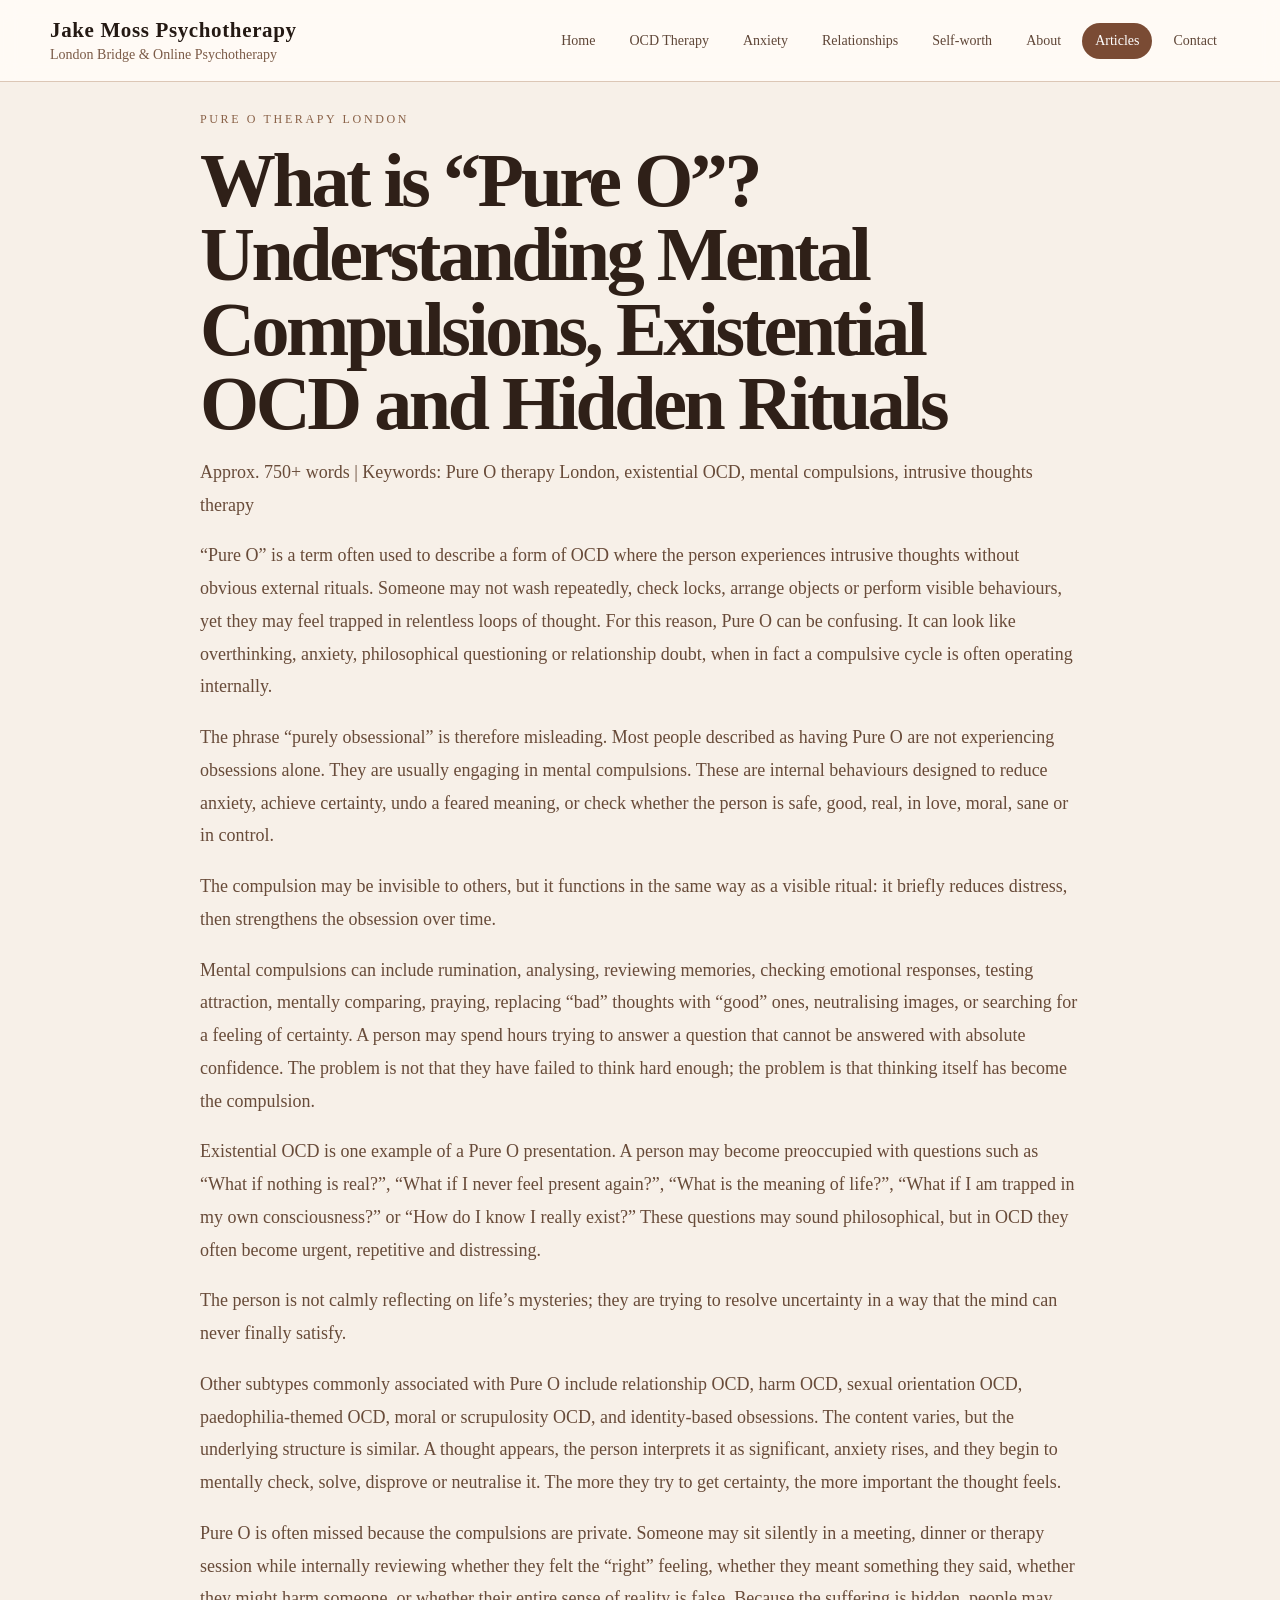
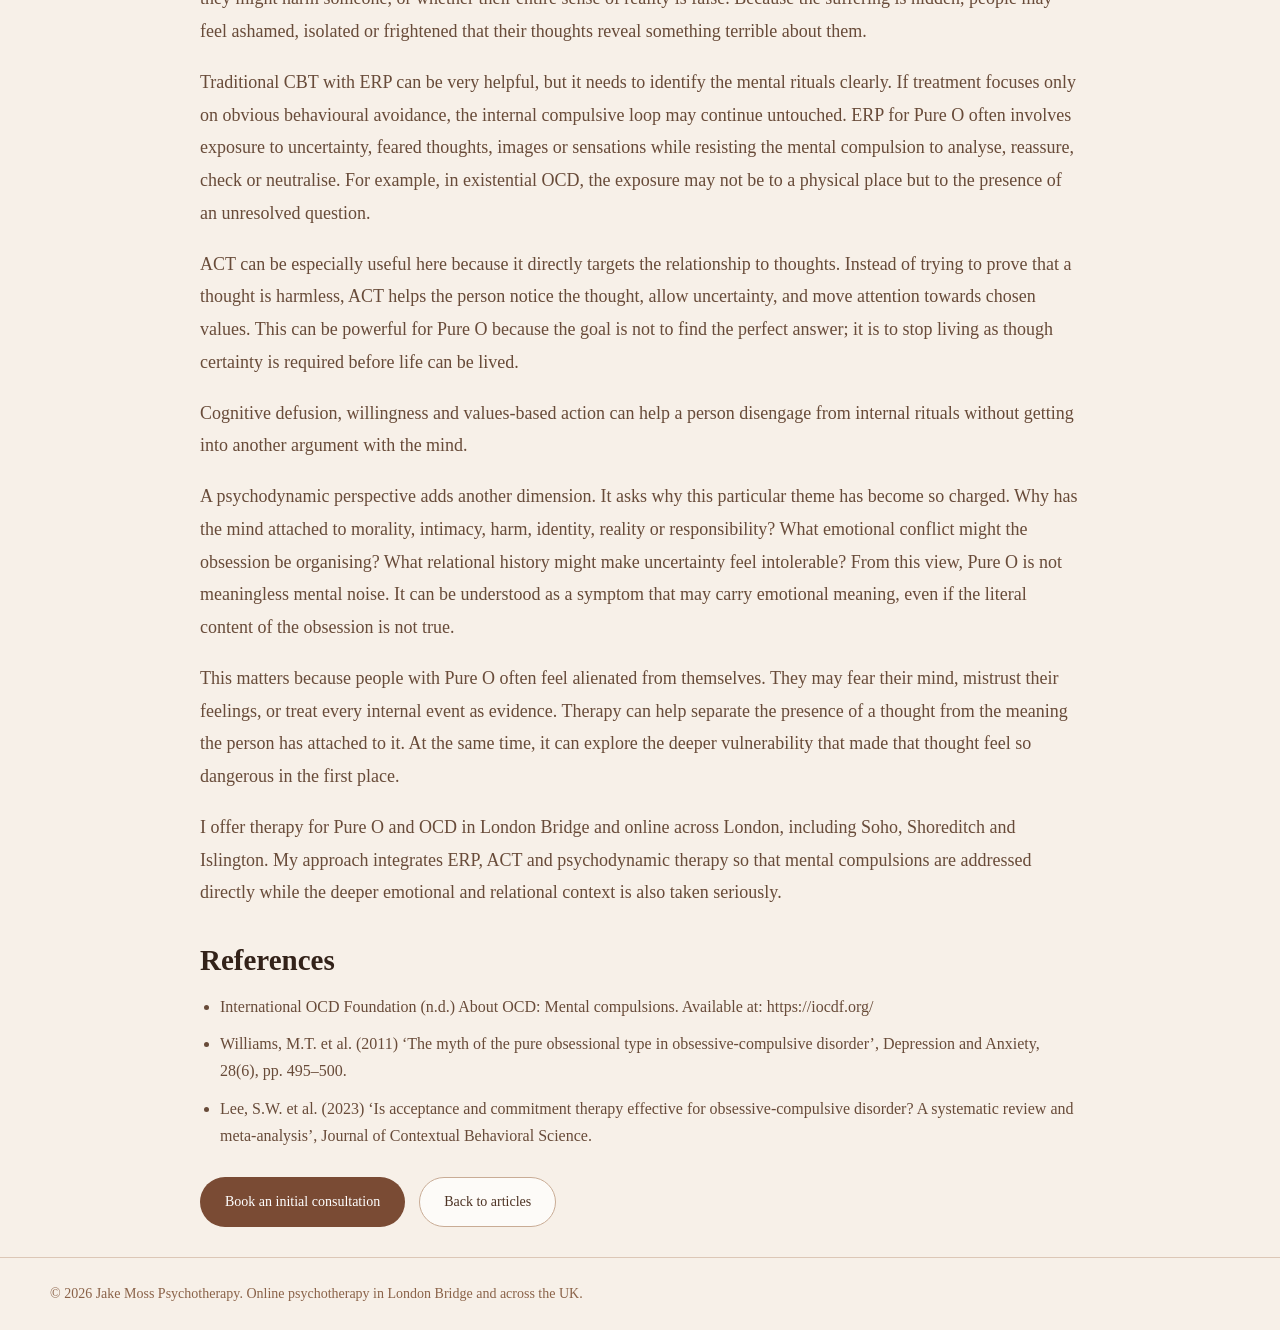
<file: pure-o-mental-compulsions.html>
<!doctype html>
<html lang="en">
<head>
<meta charset="UTF-8">
<meta name="viewport" content="width=device-width, initial-scale=1.0">
<title>What is “Pure O”? Understanding Mental Compulsions, Existential OCD and Hidden Rituals | Jake Moss Psychotherapy</title>
<meta name="description" content="“Pure O” is a term often used to describe a form of OCD where the person experiences intrusive thoughts without obvious external rituals. Someone may ">
<link rel="stylesheet" href="styles.css">
</head>
  <!-- Google tag (gtag.js) -->
<script async src="https://www.googletagmanager.com/gtag/js?id=G-9EXJFHZ0Q1"></script>
<script>
  window.dataLayer = window.dataLayer || [];
  function gtag(){dataLayer.push(arguments);}
  gtag('js', new Date());

  gtag('config', 'G-9EXJFHZ0Q1');
</script>
<body>
<header>
  <div class="container header-inner">
    <a class="brand" href="index.html">
      <p class="brand-title">Jake Moss Psychotherapy</p>
      <p class="brand-sub">London Bridge & Online Psychotherapy</p>
    </a>
    <nav><a class="nav-link " href="index.html">Home</a>
<a class="nav-link " href="ocd-therapy.html">OCD Therapy</a>
<a class="nav-link " href="anxiety-therapy.html">Anxiety</a>
<a class="nav-link " href="relationship-therapy.html">Relationships</a>
<a class="nav-link " href="self-worth-therapy.html">Self-worth</a>
<a class="nav-link " href="about.html">About</a>
<a class="nav-link active" href="articles.html">Articles</a>
<a class="nav-link " href="contact.html">Contact</a></nav>
  </div>
</header>
<main>
<section class="section"><div class="container article-body">
  <p class="eyebrow">Pure O Therapy London</p>
  <h1>What is “Pure O”? Understanding Mental Compulsions, Existential OCD and Hidden Rituals</h1>
  <p class="card-copy">Approx. 750+ words | Keywords: Pure O therapy London, existential OCD, mental compulsions, intrusive thoughts therapy</p>
  <p class="article-copy">“Pure O” is a term often used to describe a form of OCD where the person experiences intrusive thoughts without obvious external rituals. Someone may not wash repeatedly, check locks, arrange objects or perform visible behaviours, yet they may feel trapped in relentless loops of thought. For this reason, Pure O can be confusing. It can look like overthinking, anxiety, philosophical questioning or relationship doubt, when in fact a compulsive cycle is often operating internally.</p><p class="article-copy">The phrase “purely obsessional” is therefore misleading. Most people described as having Pure O are not experiencing obsessions alone. They are usually engaging in mental compulsions. These are internal behaviours designed to reduce anxiety, achieve certainty, undo a feared meaning, or check whether the person is safe, good, real, in love, moral, sane or in control.</p><p class="article-copy">The compulsion may be invisible to others, but it functions in the same way as a visible ritual: it briefly reduces distress, then strengthens the obsession over time.</p><p class="article-copy">Mental compulsions can include rumination, analysing, reviewing memories, checking emotional responses, testing attraction, mentally comparing, praying, replacing “bad” thoughts with “good” ones, neutralising images, or searching for a feeling of certainty. A person may spend hours trying to answer a question that cannot be answered with absolute confidence. The problem is not that they have failed to think hard enough; the problem is that thinking itself has become the compulsion.</p><p class="article-copy">Existential OCD is one example of a Pure O presentation. A person may become preoccupied with questions such as “What if nothing is real?”, “What if I never feel present again?”, “What is the meaning of life?”, “What if I am trapped in my own consciousness?” or “How do I know I really exist?” These questions may sound philosophical, but in OCD they often become urgent, repetitive and distressing.</p><p class="article-copy">The person is not calmly reflecting on life’s mysteries; they are trying to resolve uncertainty in a way that the mind can never finally satisfy.</p><p class="article-copy">Other subtypes commonly associated with Pure O include relationship OCD, harm OCD, sexual orientation OCD, paedophilia-themed OCD, moral or scrupulosity OCD, and identity-based obsessions. The content varies, but the underlying structure is similar. A thought appears, the person interprets it as significant, anxiety rises, and they begin to mentally check, solve, disprove or neutralise it. The more they try to get certainty, the more important the thought feels.</p><p class="article-copy">Pure O is often missed because the compulsions are private. Someone may sit silently in a meeting, dinner or therapy session while internally reviewing whether they felt the “right” feeling, whether they meant something they said, whether they might harm someone, or whether their entire sense of reality is false. Because the suffering is hidden, people may feel ashamed, isolated or frightened that their thoughts reveal something terrible about them.</p><p class="article-copy">Traditional CBT with ERP can be very helpful, but it needs to identify the mental rituals clearly. If treatment focuses only on obvious behavioural avoidance, the internal compulsive loop may continue untouched. ERP for Pure O often involves exposure to uncertainty, feared thoughts, images or sensations while resisting the mental compulsion to analyse, reassure, check or neutralise. For example, in existential OCD, the exposure may not be to a physical place but to the presence of an unresolved question.</p><p class="article-copy">ACT can be especially useful here because it directly targets the relationship to thoughts. Instead of trying to prove that a thought is harmless, ACT helps the person notice the thought, allow uncertainty, and move attention towards chosen values. This can be powerful for Pure O because the goal is not to find the perfect answer; it is to stop living as though certainty is required before life can be lived.</p><p class="article-copy">Cognitive defusion, willingness and values-based action can help a person disengage from internal rituals without getting into another argument with the mind.</p><p class="article-copy">A psychodynamic perspective adds another dimension. It asks why this particular theme has become so charged. Why has the mind attached to morality, intimacy, harm, identity, reality or responsibility? What emotional conflict might the obsession be organising? What relational history might make uncertainty feel intolerable? From this view, Pure O is not meaningless mental noise. It can be understood as a symptom that may carry emotional meaning, even if the literal content of the obsession is not true.</p><p class="article-copy">This matters because people with Pure O often feel alienated from themselves. They may fear their mind, mistrust their feelings, or treat every internal event as evidence. Therapy can help separate the presence of a thought from the meaning the person has attached to it. At the same time, it can explore the deeper vulnerability that made that thought feel so dangerous in the first place.</p><p class="article-copy">I offer therapy for Pure O and OCD in London Bridge and online across London, including Soho, Shoreditch and Islington. My approach integrates ERP, ACT and psychodynamic therapy so that mental compulsions are addressed directly while the deeper emotional and relational context is also taken seriously.</p>
  <h3 style="margin-top:36px">References</h3>
  <ul class="refs"><li>International OCD Foundation (n.d.) About OCD: Mental compulsions. Available at: https://iocdf.org/</li><li>Williams, M.T. et al. (2011) ‘The myth of the pure obsessional type in obsessive-compulsive disorder’, Depression and Anxiety, 28(6), pp. 495–500.</li><li>Lee, S.W. et al. (2023) ‘Is acceptance and commitment therapy effective for obsessive-compulsive disorder? A systematic review and meta-analysis’, Journal of Contextual Behavioral Science.</li></ul>
  <div class="btn-row"><a class="btn btn-primary" href="contact.html">Book an initial consultation</a><a class="btn btn-secondary" href="articles.html">Back to articles</a></div>
</div></section>
</main>
<footer class="footer"><div class="container">© 2026 Jake Moss Psychotherapy. Online psychotherapy in London Bridge and across the UK.</div></footer>
</body>
</html>
</file>
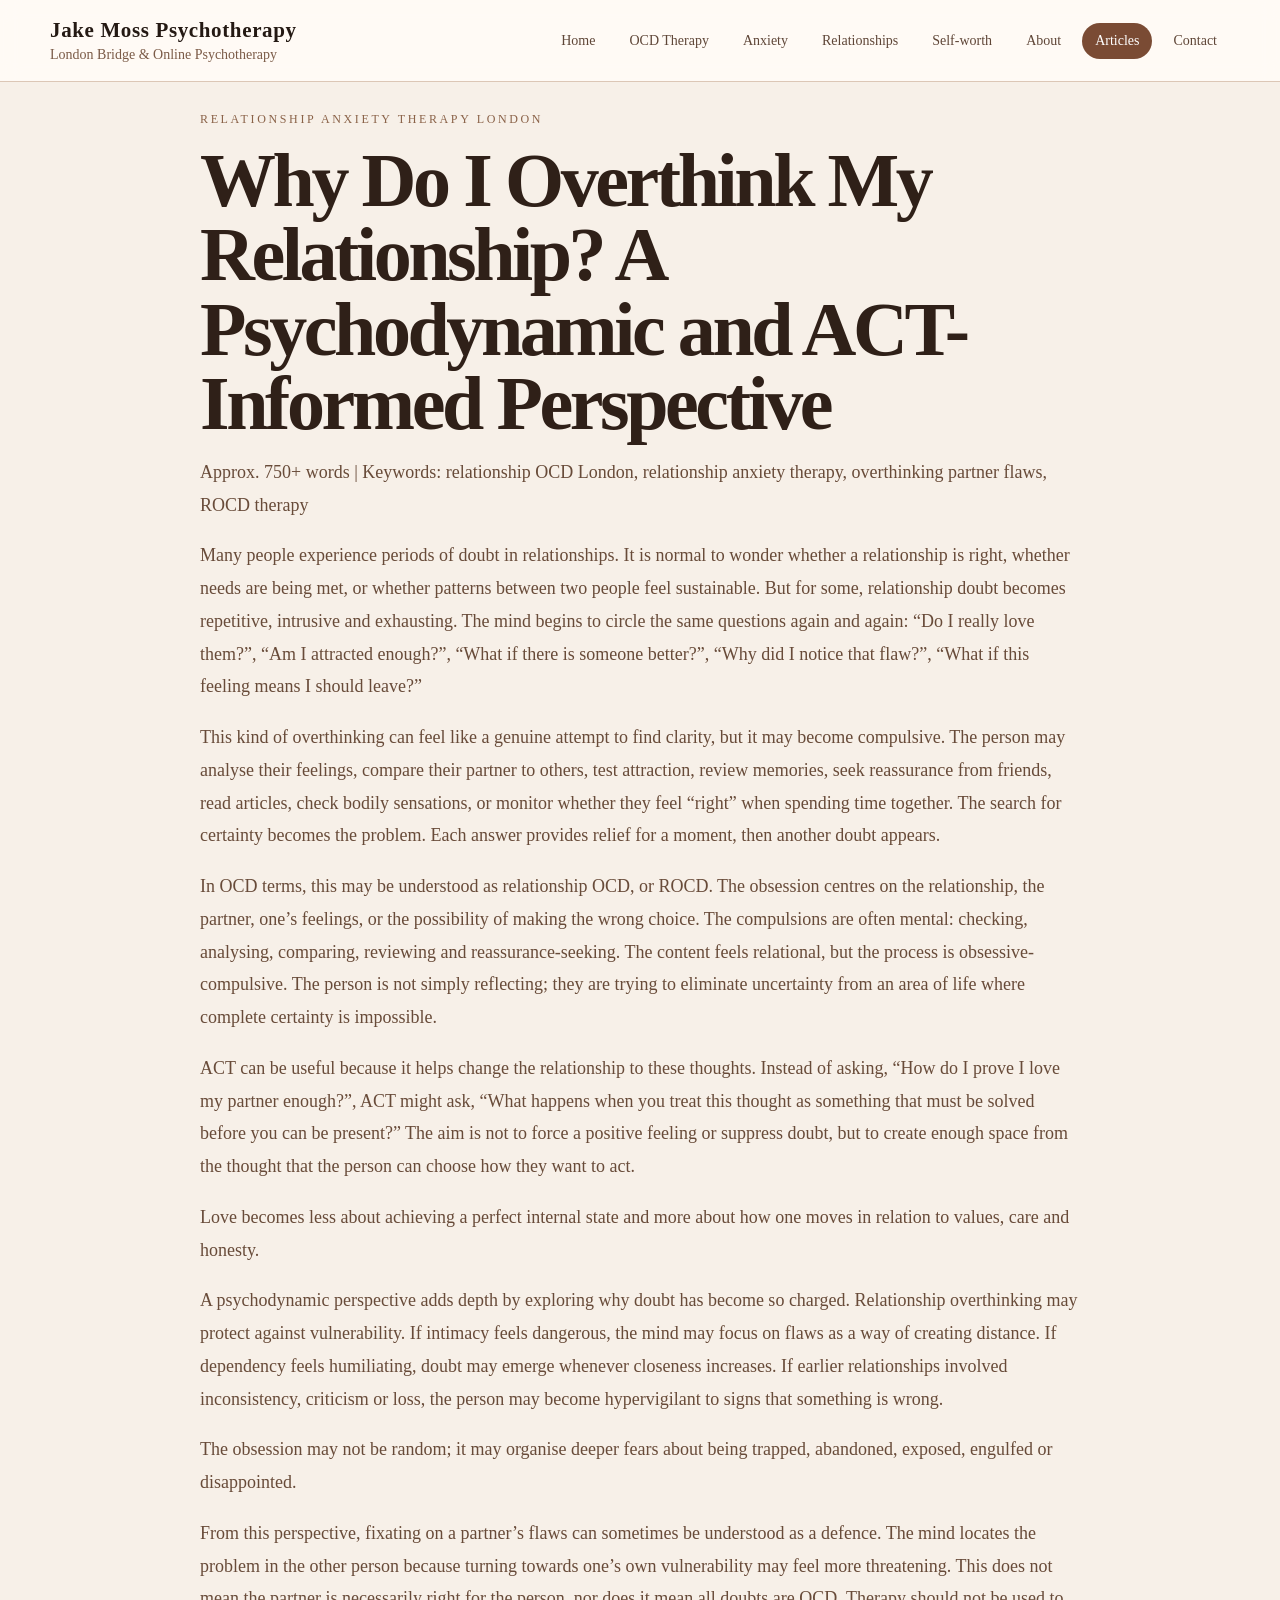
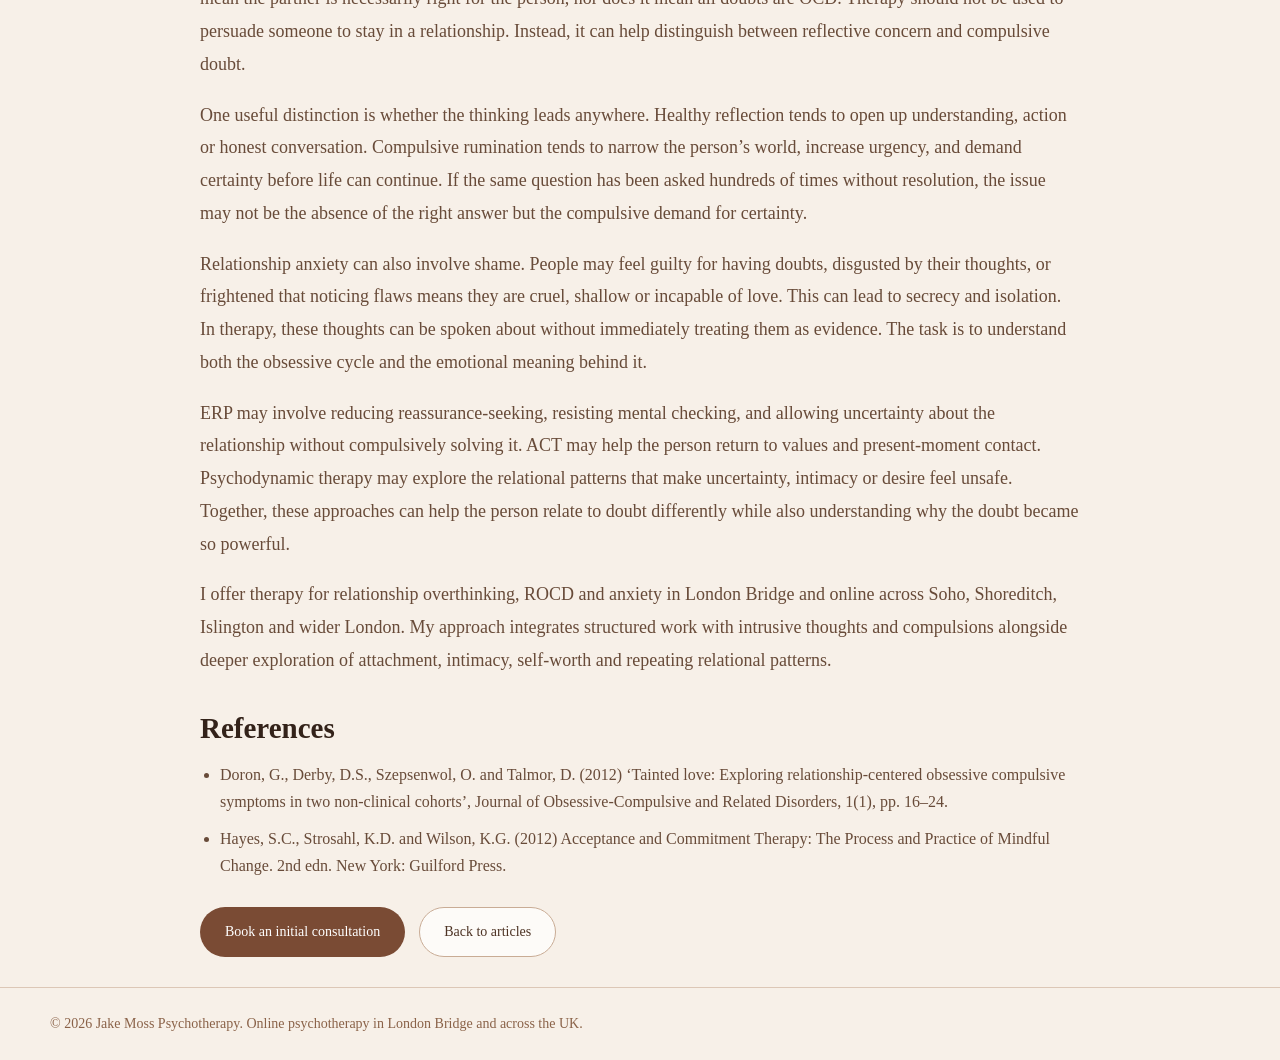
<file: relationship-overthinking.html>
<!doctype html>
<html lang="en">
<head>
<meta charset="UTF-8">
<meta name="viewport" content="width=device-width, initial-scale=1.0">
<title>Why Do I Overthink My Relationship? A Psychodynamic and ACT-Informed Perspective | Jake Moss Psychotherapy</title>
<meta name="description" content="Many people experience periods of doubt in relationships. It is normal to wonder whether a relationship is right, whether needs are being met, or whet">
<link rel="stylesheet" href="styles.css">
</head>
  <!-- Google tag (gtag.js) -->
<script async src="https://www.googletagmanager.com/gtag/js?id=G-9EXJFHZ0Q1"></script>
<script>
  window.dataLayer = window.dataLayer || [];
  function gtag(){dataLayer.push(arguments);}
  gtag('js', new Date());

  gtag('config', 'G-9EXJFHZ0Q1');
</script>
<body>
<header>
  <div class="container header-inner">
    <a class="brand" href="index.html">
      <p class="brand-title">Jake Moss Psychotherapy</p>
      <p class="brand-sub">London Bridge & Online Psychotherapy</p>
    </a>
    <nav><a class="nav-link " href="index.html">Home</a>
<a class="nav-link " href="ocd-therapy.html">OCD Therapy</a>
<a class="nav-link " href="anxiety-therapy.html">Anxiety</a>
<a class="nav-link " href="relationship-therapy.html">Relationships</a>
<a class="nav-link " href="self-worth-therapy.html">Self-worth</a>
<a class="nav-link " href="about.html">About</a>
<a class="nav-link active" href="articles.html">Articles</a>
<a class="nav-link " href="contact.html">Contact</a></nav>
  </div>
</header>
<main>
<section class="section"><div class="container article-body">
  <p class="eyebrow">Relationship Anxiety Therapy London</p>
  <h1>Why Do I Overthink My Relationship? A Psychodynamic and ACT-Informed Perspective</h1>
  <p class="card-copy">Approx. 750+ words | Keywords: relationship OCD London, relationship anxiety therapy, overthinking partner flaws, ROCD therapy</p>
  <p class="article-copy">Many people experience periods of doubt in relationships. It is normal to wonder whether a relationship is right, whether needs are being met, or whether patterns between two people feel sustainable. But for some, relationship doubt becomes repetitive, intrusive and exhausting. The mind begins to circle the same questions again and again: “Do I really love them?”, “Am I attracted enough?”, “What if there is someone better?”, “Why did I notice that flaw?”, “What if this feeling means I should leave?”</p><p class="article-copy">This kind of overthinking can feel like a genuine attempt to find clarity, but it may become compulsive. The person may analyse their feelings, compare their partner to others, test attraction, review memories, seek reassurance from friends, read articles, check bodily sensations, or monitor whether they feel “right” when spending time together. The search for certainty becomes the problem. Each answer provides relief for a moment, then another doubt appears.</p><p class="article-copy">In OCD terms, this may be understood as relationship OCD, or ROCD. The obsession centres on the relationship, the partner, one’s feelings, or the possibility of making the wrong choice. The compulsions are often mental: checking, analysing, comparing, reviewing and reassurance-seeking. The content feels relational, but the process is obsessive-compulsive. The person is not simply reflecting; they are trying to eliminate uncertainty from an area of life where complete certainty is impossible.</p><p class="article-copy">ACT can be useful because it helps change the relationship to these thoughts. Instead of asking, “How do I prove I love my partner enough?”, ACT might ask, “What happens when you treat this thought as something that must be solved before you can be present?” The aim is not to force a positive feeling or suppress doubt, but to create enough space from the thought that the person can choose how they want to act.</p><p class="article-copy">Love becomes less about achieving a perfect internal state and more about how one moves in relation to values, care and honesty.</p><p class="article-copy">A psychodynamic perspective adds depth by exploring why doubt has become so charged. Relationship overthinking may protect against vulnerability. If intimacy feels dangerous, the mind may focus on flaws as a way of creating distance. If dependency feels humiliating, doubt may emerge whenever closeness increases. If earlier relationships involved inconsistency, criticism or loss, the person may become hypervigilant to signs that something is wrong.</p><p class="article-copy">The obsession may not be random; it may organise deeper fears about being trapped, abandoned, exposed, engulfed or disappointed.</p><p class="article-copy">From this perspective, fixating on a partner’s flaws can sometimes be understood as a defence. The mind locates the problem in the other person because turning towards one’s own vulnerability may feel more threatening. This does not mean the partner is necessarily right for the person, nor does it mean all doubts are OCD. Therapy should not be used to persuade someone to stay in a relationship. Instead, it can help distinguish between reflective concern and compulsive doubt.</p><p class="article-copy">One useful distinction is whether the thinking leads anywhere. Healthy reflection tends to open up understanding, action or honest conversation. Compulsive rumination tends to narrow the person’s world, increase urgency, and demand certainty before life can continue. If the same question has been asked hundreds of times without resolution, the issue may not be the absence of the right answer but the compulsive demand for certainty.</p><p class="article-copy">Relationship anxiety can also involve shame. People may feel guilty for having doubts, disgusted by their thoughts, or frightened that noticing flaws means they are cruel, shallow or incapable of love. This can lead to secrecy and isolation. In therapy, these thoughts can be spoken about without immediately treating them as evidence. The task is to understand both the obsessive cycle and the emotional meaning behind it.</p><p class="article-copy">ERP may involve reducing reassurance-seeking, resisting mental checking, and allowing uncertainty about the relationship without compulsively solving it. ACT may help the person return to values and present-moment contact. Psychodynamic therapy may explore the relational patterns that make uncertainty, intimacy or desire feel unsafe. Together, these approaches can help the person relate to doubt differently while also understanding why the doubt became so powerful.</p><p class="article-copy">I offer therapy for relationship overthinking, ROCD and anxiety in London Bridge and online across Soho, Shoreditch, Islington and wider London. My approach integrates structured work with intrusive thoughts and compulsions alongside deeper exploration of attachment, intimacy, self-worth and repeating relational patterns.</p>
  <h3 style="margin-top:36px">References</h3>
  <ul class="refs"><li>Doron, G., Derby, D.S., Szepsenwol, O. and Talmor, D. (2012) ‘Tainted love: Exploring relationship-centered obsessive compulsive symptoms in two non-clinical cohorts’, Journal of Obsessive-Compulsive and Related Disorders, 1(1), pp. 16–24.</li><li>Hayes, S.C., Strosahl, K.D. and Wilson, K.G. (2012) Acceptance and Commitment Therapy: The Process and Practice of Mindful Change. 2nd edn. New York: Guilford Press.</li></ul>
  <div class="btn-row"><a class="btn btn-primary" href="contact.html">Book an initial consultation</a><a class="btn btn-secondary" href="articles.html">Back to articles</a></div>
</div></section>
</main>
<footer class="footer"><div class="container">© 2026 Jake Moss Psychotherapy. Online psychotherapy in London Bridge and across the UK.</div></footer>
</body>
</html>
</file>
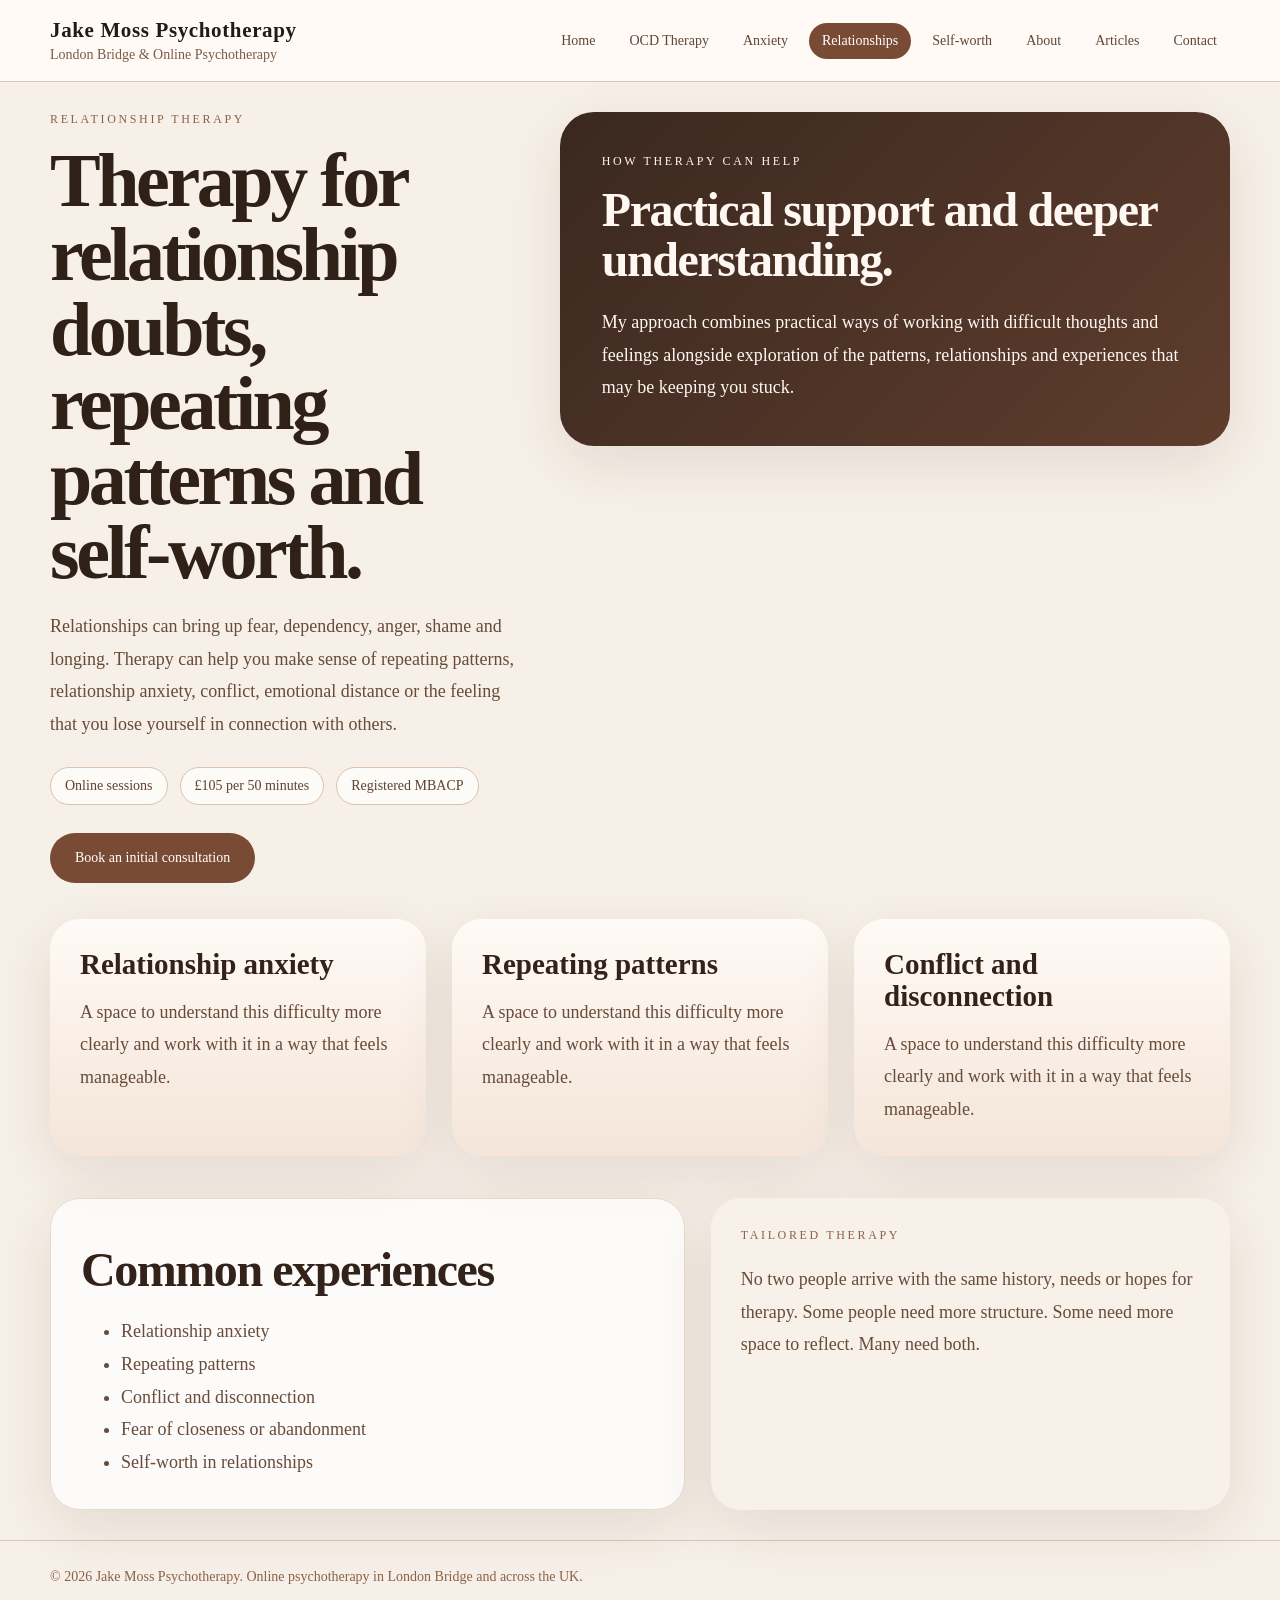
<file: relationship-therapy.html>
<!doctype html>
<html lang="en">
<head>
<meta charset="UTF-8">
<meta name="viewport" content="width=device-width, initial-scale=1.0">
<title>Relationship Therapy | Jake Moss Psychotherapy</title>
<meta name="description" content="Relationship Therapy with Jake Moss. Online psychotherapy for adults, £90 per session.">
<link rel="stylesheet" href="styles.css">
</head>
  <!-- Google tag (gtag.js) -->
<script async src="https://www.googletagmanager.com/gtag/js?id=G-9EXJFHZ0Q1"></script>
<script>
  window.dataLayer = window.dataLayer || [];
  function gtag(){dataLayer.push(arguments);}
  gtag('js', new Date());

  gtag('config', 'G-9EXJFHZ0Q1');
</script>
<body>
<header>
  <div class="container header-inner">
    <a class="brand" href="index.html">
      <p class="brand-title">Jake Moss Psychotherapy</p>
      <p class="brand-sub">London Bridge & Online Psychotherapy</p>
    </a>
    <nav><a class="nav-link " href="index.html">Home</a>
<a class="nav-link " href="ocd-therapy.html">OCD Therapy</a>
<a class="nav-link " href="anxiety-therapy.html">Anxiety</a>
<a class="nav-link active" href="relationship-therapy.html">Relationships</a>
<a class="nav-link " href="self-worth-therapy.html">Self-worth</a>
<a class="nav-link " href="about.html">About</a>
<a class="nav-link " href="articles.html">Articles</a>
<a class="nav-link " href="contact.html">Contact</a></nav>
  </div>
</header>
<main>
<section class="section">
  <div class="container">
    <div class="split">
      <div>
        <p class="eyebrow">Relationship Therapy</p>
        <h1>Therapy for relationship doubts, repeating patterns and self-worth.</h1>
        <p class="copy">Relationships can bring up fear, dependency, anger, shame and longing. Therapy can help you make sense of repeating patterns, relationship anxiety, conflict, emotional distance or the feeling that you lose yourself in connection with others.</p>
        <div class="trust"><span class="pill">Online sessions</span><span class="pill">£105 per 50 minutes</span><span class="pill">Registered MBACP</span></div>
        <div class="btn-row"><a class="btn btn-primary" href="contact.html">Book an initial consultation</a></div>
      </div>
      <div class="dark-card"><p class="eyebrow">How therapy can help</p><h2>Practical support and deeper understanding.</h2><p class="copy">My approach combines practical ways of working with difficult thoughts and feelings alongside exploration of the patterns, relationships and experiences that may be keeping you stuck.</p></div>
    </div>
    <div class="grid3"><div class="gradient-card"><h3>Relationship anxiety</h3><p class="card-copy">A space to understand this difficulty more clearly and work with it in a way that feels manageable.</p></div><div class="gradient-card"><h3>Repeating patterns</h3><p class="card-copy">A space to understand this difficulty more clearly and work with it in a way that feels manageable.</p></div><div class="gradient-card"><h3>Conflict and disconnection</h3><p class="card-copy">A space to understand this difficulty more clearly and work with it in a way that feels manageable.</p></div></div>
    <div class="two-col" style="margin-top:42px">
      <div class="card"><h2>Common experiences</h2><ul class="copy"><li>Relationship anxiety</li><li>Repeating patterns</li><li>Conflict and disconnection</li><li>Fear of closeness or abandonment</li><li>Self-worth in relationships</li></ul></div>
      <div class="soft-card"><p class="eyebrow">Tailored therapy</p><p class="copy">No two people arrive with the same history, needs or hopes for therapy. Some people need more structure. Some need more space to reflect. Many need both.</p></div>
    </div>
  </div>
</section></main>
<footer class="footer"><div class="container">© 2026 Jake Moss Psychotherapy. Online psychotherapy in London Bridge and across the UK.</div></footer>
</body>
</html>
</file>
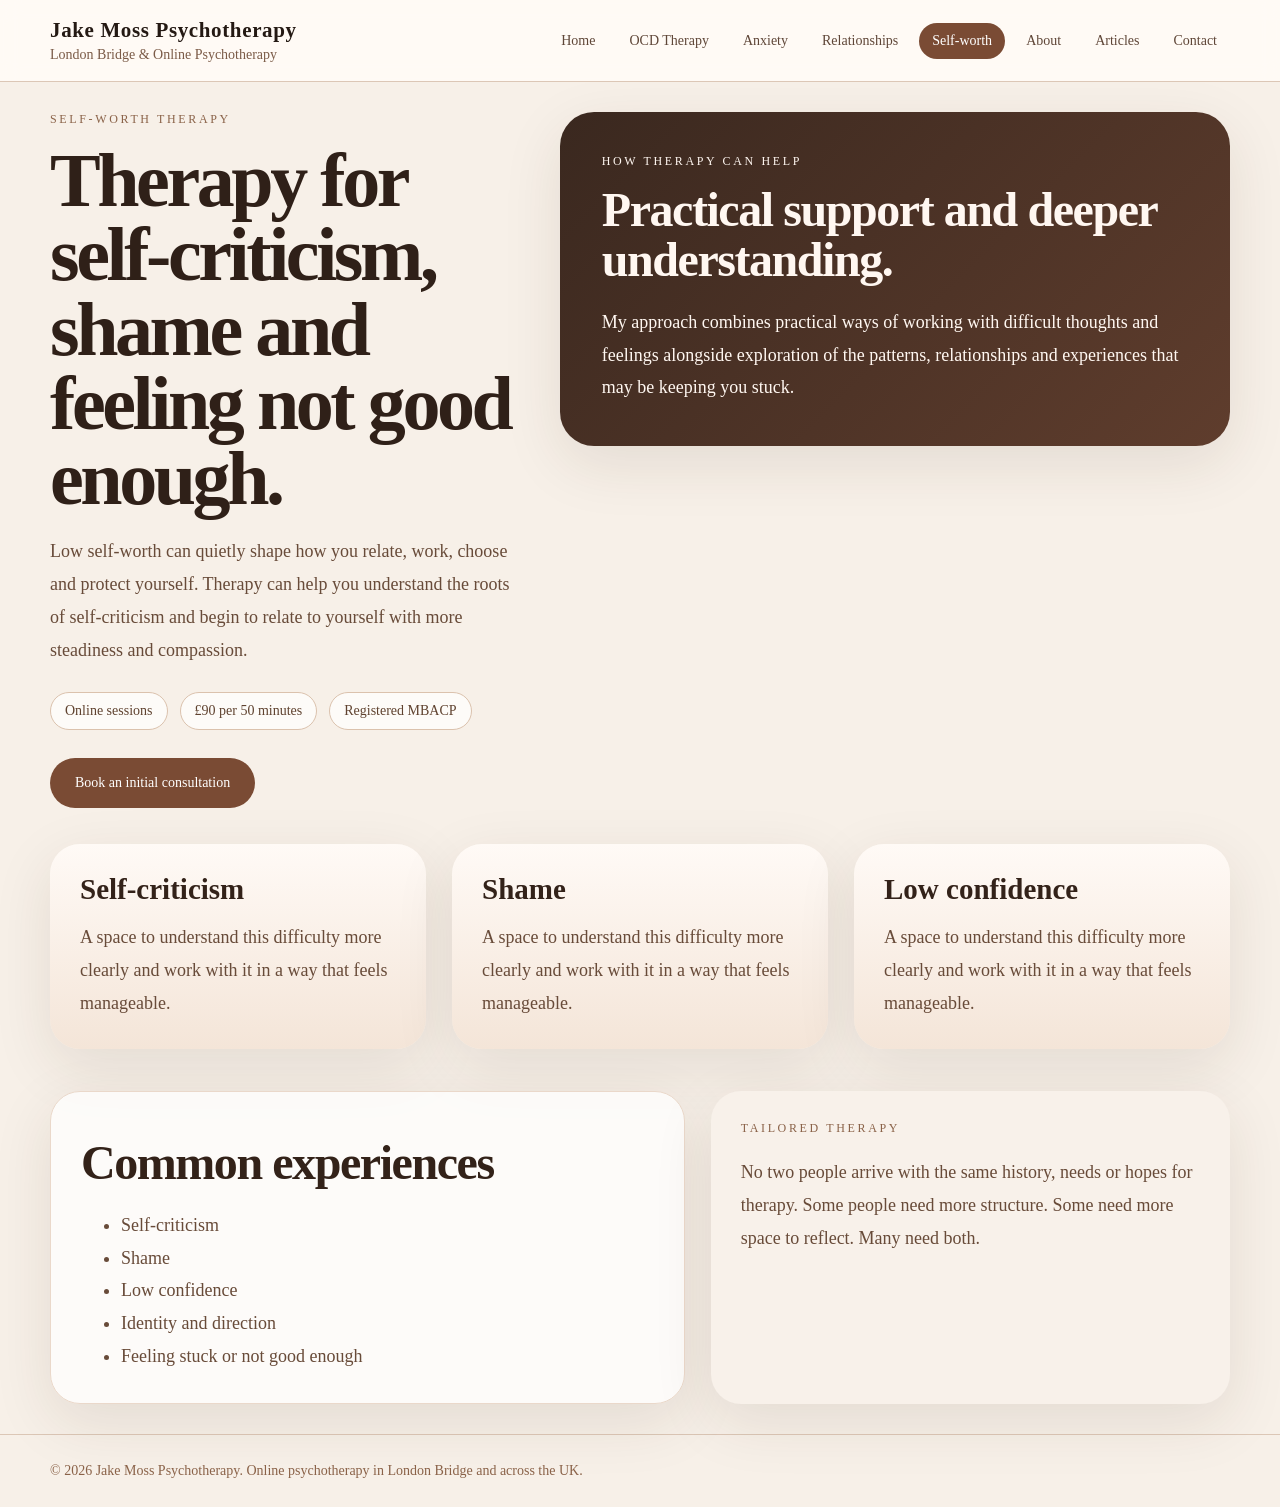
<file: self-worth-therapy.html>
<!doctype html>
<html lang="en">
<head>
<meta charset="UTF-8">
<meta name="viewport" content="width=device-width, initial-scale=1.0">
<title>Self-Worth Therapy | Jake Moss Psychotherapy</title>
<meta name="description" content="Self-Worth Therapy with Jake Moss. Online psychotherapy for adults, £90 per session.">
<link rel="stylesheet" href="styles.css">
</head>
  <!-- Google tag (gtag.js) -->
<script async src="https://www.googletagmanager.com/gtag/js?id=G-9EXJFHZ0Q1"></script>
<script>
  window.dataLayer = window.dataLayer || [];
  function gtag(){dataLayer.push(arguments);}
  gtag('js', new Date());

  gtag('config', 'G-9EXJFHZ0Q1');
</script>
<body>
<header>
  <div class="container header-inner">
    <a class="brand" href="index.html">
      <p class="brand-title">Jake Moss Psychotherapy</p>
      <p class="brand-sub">London Bridge & Online Psychotherapy</p>
    </a>
    <nav><a class="nav-link " href="index.html">Home</a>
<a class="nav-link " href="ocd-therapy.html">OCD Therapy</a>
<a class="nav-link " href="anxiety-therapy.html">Anxiety</a>
<a class="nav-link " href="relationship-therapy.html">Relationships</a>
<a class="nav-link active" href="self-worth-therapy.html">Self-worth</a>
<a class="nav-link " href="about.html">About</a>
<a class="nav-link " href="articles.html">Articles</a>
<a class="nav-link " href="contact.html">Contact</a></nav>
  </div>
</header>
<main>
<section class="section">
  <div class="container">
    <div class="split">
      <div>
        <p class="eyebrow">Self-Worth Therapy</p>
        <h1>Therapy for self-criticism, shame and feeling not good enough.</h1>
        <p class="copy">Low self-worth can quietly shape how you relate, work, choose and protect yourself. Therapy can help you understand the roots of self-criticism and begin to relate to yourself with more steadiness and compassion.</p>
        <div class="trust"><span class="pill">Online sessions</span><span class="pill">£90 per 50 minutes</span><span class="pill">Registered MBACP</span></div>
        <div class="btn-row"><a class="btn btn-primary" href="contact.html">Book an initial consultation</a></div>
      </div>
      <div class="dark-card"><p class="eyebrow">How therapy can help</p><h2>Practical support and deeper understanding.</h2><p class="copy">My approach combines practical ways of working with difficult thoughts and feelings alongside exploration of the patterns, relationships and experiences that may be keeping you stuck.</p></div>
    </div>
    <div class="grid3"><div class="gradient-card"><h3>Self-criticism</h3><p class="card-copy">A space to understand this difficulty more clearly and work with it in a way that feels manageable.</p></div><div class="gradient-card"><h3>Shame</h3><p class="card-copy">A space to understand this difficulty more clearly and work with it in a way that feels manageable.</p></div><div class="gradient-card"><h3>Low confidence</h3><p class="card-copy">A space to understand this difficulty more clearly and work with it in a way that feels manageable.</p></div></div>
    <div class="two-col" style="margin-top:42px">
      <div class="card"><h2>Common experiences</h2><ul class="copy"><li>Self-criticism</li><li>Shame</li><li>Low confidence</li><li>Identity and direction</li><li>Feeling stuck or not good enough</li></ul></div>
      <div class="soft-card"><p class="eyebrow">Tailored therapy</p><p class="copy">No two people arrive with the same history, needs or hopes for therapy. Some people need more structure. Some need more space to reflect. Many need both.</p></div>
    </div>
  </div>
</section></main>
<footer class="footer"><div class="container">© 2026 Jake Moss Psychotherapy. Online psychotherapy in London Bridge and across the UK.</div></footer>
</body>
</html>
</file>
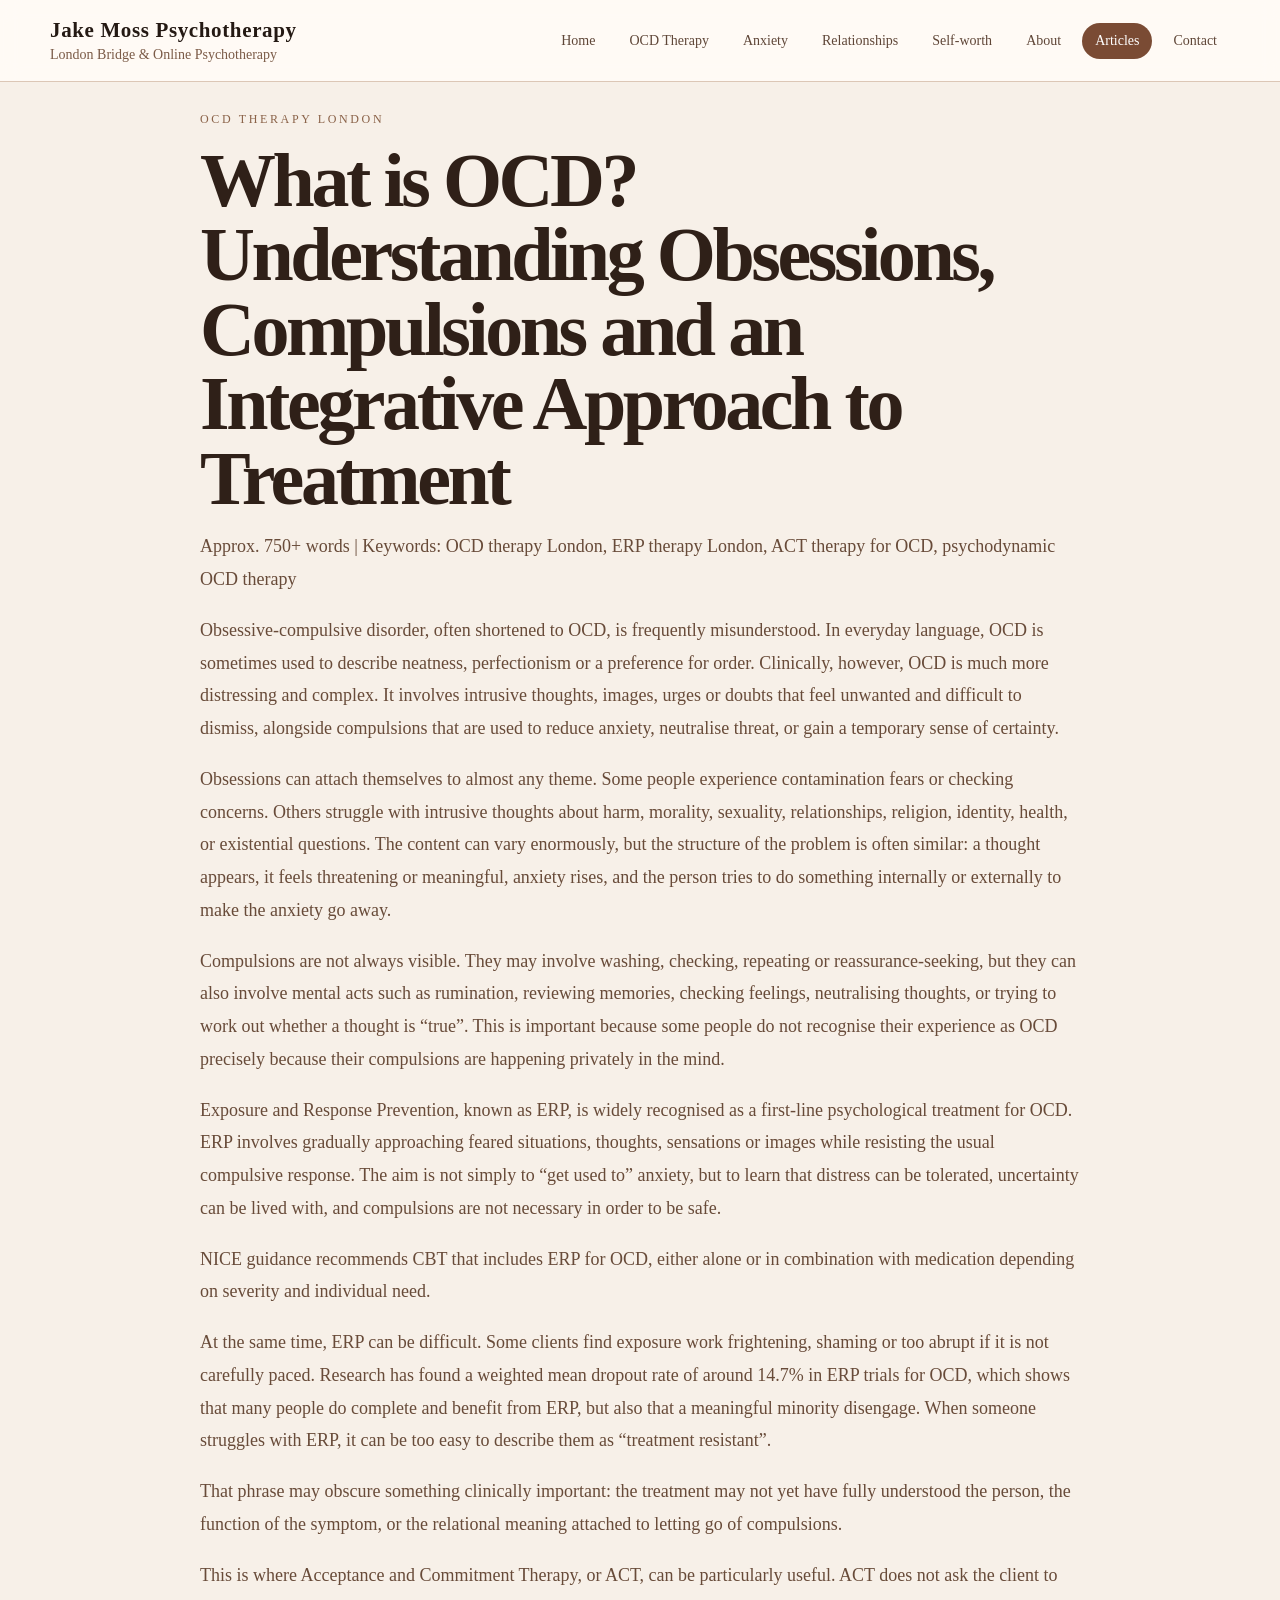
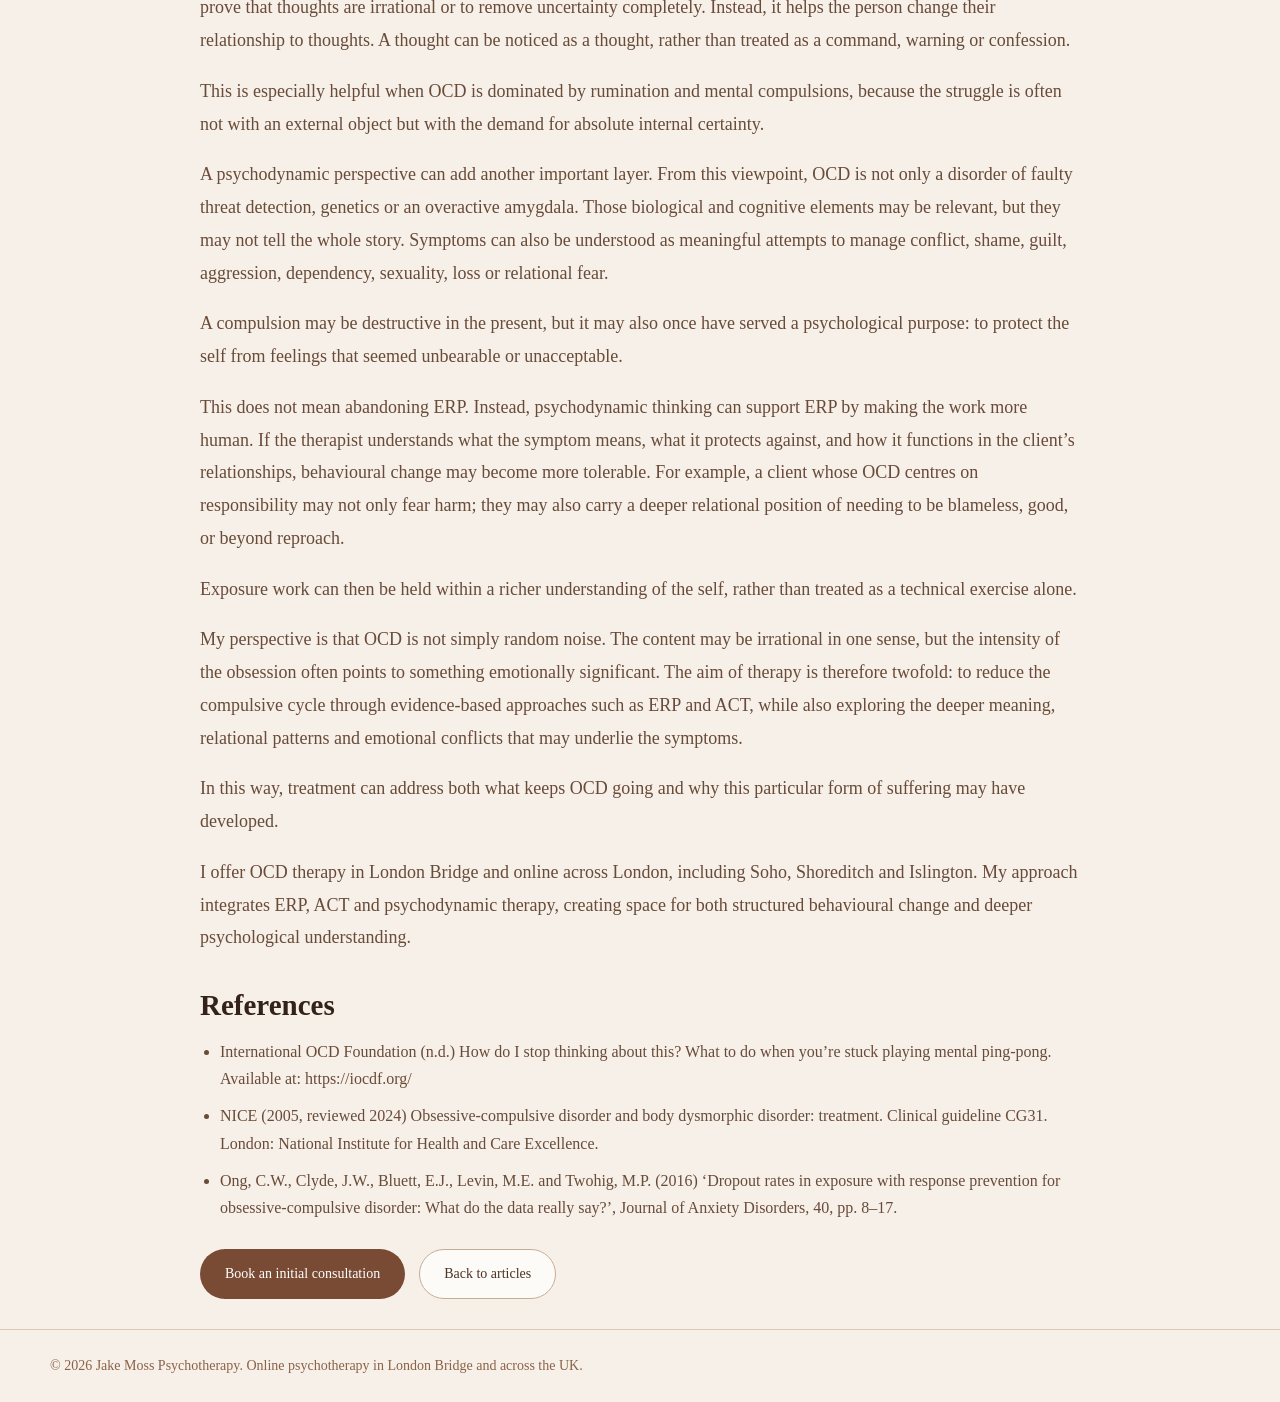
<file: what-is-ocd.html>
<!doctype html>
<html lang="en">
<head>
<meta charset="UTF-8">
<meta name="viewport" content="width=device-width, initial-scale=1.0">
<title>What is OCD? Understanding Obsessions, Compulsions and an Integrative Approach to Treatment | Jake Moss Psychotherapy</title>
<meta name="description" content="Obsessive-compulsive disorder, often shortened to OCD, is frequently misunderstood. In everyday language, OCD is sometimes used to describe neatness, ">
<link rel="stylesheet" href="styles.css">
</head>
  <!-- Google tag (gtag.js) -->
<script async src="https://www.googletagmanager.com/gtag/js?id=G-9EXJFHZ0Q1"></script>
<script>
  window.dataLayer = window.dataLayer || [];
  function gtag(){dataLayer.push(arguments);}
  gtag('js', new Date());

  gtag('config', 'G-9EXJFHZ0Q1');
</script>
<body>
<header>
  <div class="container header-inner">
    <a class="brand" href="index.html">
      <p class="brand-title">Jake Moss Psychotherapy</p>
      <p class="brand-sub">London Bridge & Online Psychotherapy</p>
    </a>
    <nav><a class="nav-link " href="index.html">Home</a>
<a class="nav-link " href="ocd-therapy.html">OCD Therapy</a>
<a class="nav-link " href="anxiety-therapy.html">Anxiety</a>
<a class="nav-link " href="relationship-therapy.html">Relationships</a>
<a class="nav-link " href="self-worth-therapy.html">Self-worth</a>
<a class="nav-link " href="about.html">About</a>
<a class="nav-link active" href="articles.html">Articles</a>
<a class="nav-link " href="contact.html">Contact</a></nav>
  </div>
</header>
<main>
<section class="section"><div class="container article-body">
  <p class="eyebrow">OCD Therapy London</p>
  <h1>What is OCD? Understanding Obsessions, Compulsions and an Integrative Approach to Treatment</h1>
  <p class="card-copy">Approx. 750+ words | Keywords: OCD therapy London, ERP therapy London, ACT therapy for OCD, psychodynamic OCD therapy</p>
  <p class="article-copy">Obsessive-compulsive disorder, often shortened to OCD, is frequently misunderstood. In everyday language, OCD is sometimes used to describe neatness, perfectionism or a preference for order. Clinically, however, OCD is much more distressing and complex. It involves intrusive thoughts, images, urges or doubts that feel unwanted and difficult to dismiss, alongside compulsions that are used to reduce anxiety, neutralise threat, or gain a temporary sense of certainty.</p><p class="article-copy">Obsessions can attach themselves to almost any theme. Some people experience contamination fears or checking concerns. Others struggle with intrusive thoughts about harm, morality, sexuality, relationships, religion, identity, health, or existential questions. The content can vary enormously, but the structure of the problem is often similar: a thought appears, it feels threatening or meaningful, anxiety rises, and the person tries to do something internally or externally to make the anxiety go away.</p><p class="article-copy">Compulsions are not always visible. They may involve washing, checking, repeating or reassurance-seeking, but they can also involve mental acts such as rumination, reviewing memories, checking feelings, neutralising thoughts, or trying to work out whether a thought is “true”. This is important because some people do not recognise their experience as OCD precisely because their compulsions are happening privately in the mind.</p><p class="article-copy">Exposure and Response Prevention, known as ERP, is widely recognised as a first-line psychological treatment for OCD. ERP involves gradually approaching feared situations, thoughts, sensations or images while resisting the usual compulsive response. The aim is not simply to “get used to” anxiety, but to learn that distress can be tolerated, uncertainty can be lived with, and compulsions are not necessary in order to be safe.</p><p class="article-copy">NICE guidance recommends CBT that includes ERP for OCD, either alone or in combination with medication depending on severity and individual need.</p><p class="article-copy">At the same time, ERP can be difficult. Some clients find exposure work frightening, shaming or too abrupt if it is not carefully paced. Research has found a weighted mean dropout rate of around 14.7% in ERP trials for OCD, which shows that many people do complete and benefit from ERP, but also that a meaningful minority disengage. When someone struggles with ERP, it can be too easy to describe them as “treatment resistant”.</p><p class="article-copy">That phrase may obscure something clinically important: the treatment may not yet have fully understood the person, the function of the symptom, or the relational meaning attached to letting go of compulsions.</p><p class="article-copy">This is where Acceptance and Commitment Therapy, or ACT, can be particularly useful. ACT does not ask the client to prove that thoughts are irrational or to remove uncertainty completely. Instead, it helps the person change their relationship to thoughts. A thought can be noticed as a thought, rather than treated as a command, warning or confession.</p><p class="article-copy">This is especially helpful when OCD is dominated by rumination and mental compulsions, because the struggle is often not with an external object but with the demand for absolute internal certainty.</p><p class="article-copy">A psychodynamic perspective can add another important layer. From this viewpoint, OCD is not only a disorder of faulty threat detection, genetics or an overactive amygdala. Those biological and cognitive elements may be relevant, but they may not tell the whole story. Symptoms can also be understood as meaningful attempts to manage conflict, shame, guilt, aggression, dependency, sexuality, loss or relational fear.</p><p class="article-copy">A compulsion may be destructive in the present, but it may also once have served a psychological purpose: to protect the self from feelings that seemed unbearable or unacceptable.</p><p class="article-copy">This does not mean abandoning ERP. Instead, psychodynamic thinking can support ERP by making the work more human. If the therapist understands what the symptom means, what it protects against, and how it functions in the client’s relationships, behavioural change may become more tolerable. For example, a client whose OCD centres on responsibility may not only fear harm; they may also carry a deeper relational position of needing to be blameless, good, or beyond reproach.</p><p class="article-copy">Exposure work can then be held within a richer understanding of the self, rather than treated as a technical exercise alone.</p><p class="article-copy">My perspective is that OCD is not simply random noise. The content may be irrational in one sense, but the intensity of the obsession often points to something emotionally significant. The aim of therapy is therefore twofold: to reduce the compulsive cycle through evidence-based approaches such as ERP and ACT, while also exploring the deeper meaning, relational patterns and emotional conflicts that may underlie the symptoms.</p><p class="article-copy">In this way, treatment can address both what keeps OCD going and why this particular form of suffering may have developed.</p><p class="article-copy">I offer OCD therapy in London Bridge and online across London, including Soho, Shoreditch and Islington. My approach integrates ERP, ACT and psychodynamic therapy, creating space for both structured behavioural change and deeper psychological understanding.</p>
  <h3 style="margin-top:36px">References</h3>
  <ul class="refs"><li>International OCD Foundation (n.d.) How do I stop thinking about this? What to do when you’re stuck playing mental ping-pong. Available at: https://iocdf.org/</li><li>NICE (2005, reviewed 2024) Obsessive-compulsive disorder and body dysmorphic disorder: treatment. Clinical guideline CG31. London: National Institute for Health and Care Excellence.</li><li>Ong, C.W., Clyde, J.W., Bluett, E.J., Levin, M.E. and Twohig, M.P. (2016) ‘Dropout rates in exposure with response prevention for obsessive-compulsive disorder: What do the data really say?’, Journal of Anxiety Disorders, 40, pp. 8–17.</li></ul>
  <div class="btn-row"><a class="btn btn-primary" href="contact.html">Book an initial consultation</a><a class="btn btn-secondary" href="articles.html">Back to articles</a></div>
</div></section>
</main>
<footer class="footer"><div class="container">© 2026 Jake Moss Psychotherapy. Online psychotherapy in London Bridge and across the UK.</div></footer>
</body>
</html>
</file>
<file: styles.css>
:root{
  --bg:#f7f0e8;--paper:#fffaf6;--card:#f8f1ea;--brown:#7a4b34;--dark:#3a261c;--deep:#2f241d;
  --text:#241913;--muted:#684b39;--line:#dcc7b6;--soft:#ead9cd;--shadow:0 18px 60px rgba(61,36,23,.10);
  --max:1180px;
}
*{box-sizing:border-box}
body{margin:0;background:var(--bg);color:var(--text);font-family:Georgia,"Times New Roman",serif}
a{color:inherit}
.container{width:min(var(--max),calc(100% - 48px));margin:auto}
header{position:sticky;top:0;z-index:20;background:rgba(255,250,246,.96);backdrop-filter:blur(10px);border-bottom:1px solid var(--line)}
.header-inner{display:flex;justify-content:space-between;align-items:center;gap:18px;flex-wrap:wrap;padding:18px 0}
.brand{text-decoration:none}.brand-title{margin:0;font-size:21px;font-weight:700;letter-spacing:.03em}.brand-sub{margin:4px 0 0;color:#7b5b47;font-size:14px}
nav{display:flex;gap:8px;flex-wrap:wrap}.nav-link{text-decoration:none;padding:10px 13px;border-radius:999px;color:#5f4637;font-size:14px}.nav-link:hover,.nav-link.active{background:var(--brown);color:white}
.hero,.section{padding:30px 0}.hero-grid,.split,.two-col,.grid3,.grid2,.contact-grid{display:grid;gap:26px}.hero-grid{grid-template-columns:1.04fr .96fr;gap:54px;align-items:center}.split{grid-template-columns:.82fr 1.18fr;gap:44px;align-items:start}.two-col{grid-template-columns:1.1fr .9fr}.grid3{grid-template-columns:repeat(3,1fr);margin-top:36px}.grid2{grid-template-columns:repeat(2,1fr);margin-top:36px}.contact-grid{grid-template-columns:1fr 1fr;align-items:start;gap:34px}
.eyebrow{margin:0;color:#8a6248;text-transform:uppercase;letter-spacing:.22em;font-size:12px}
h1{margin:16px 0 0;font-size:clamp(45px,7vw,76px);line-height:.98;letter-spacing:-.045em;color:#2f2018;max-width:900px}
h2{margin:16px 0 0;font-size:clamp(33px,4.8vw,48px);line-height:1.05;letter-spacing:-.03em;color:#332219}
h3{margin:0;font-size:29px;line-height:1.1;color:#332219}
.copy,.card-copy,.article-copy{font-size:18px;line-height:1.82;color:var(--muted)}.copy{margin:20px 0 0}.card-copy{margin:15px 0 0}.lead{font-size:20px;line-height:1.7;color:var(--muted);max-width:560px;margin:0}
.portrait-wrap{border-radius:34px;overflow:hidden;box-shadow:var(--shadow);background:#d9c8bc;min-height:560px}.portrait{width:100%;height:100%;min-height:560px;object-fit:cover;filter:grayscale(100%);display:block}.portrait-small{width:100%;height:520px;object-fit:cover;filter:grayscale(100%);display:block;border-radius:30px;box-shadow:var(--shadow)}
.btn-row{display:flex;gap:14px;flex-wrap:wrap;margin-top:28px}.btn{display:inline-flex;align-items:center;justify-content:center;text-decoration:none;border-radius:999px;padding:16px 24px;font-size:14px;border:1px solid transparent}.btn-primary{background:var(--brown);color:white}.btn-secondary{background:rgba(255,255,255,.72);border-color:#c9ac95;color:#4d3324}
.trust{display:flex;gap:12px;flex-wrap:wrap;margin-top:26px}.pill{border:1px solid #dbc2ad;background:rgba(255,255,255,.72);border-radius:999px;padding:10px 14px;color:#5f422f;font-size:14px}
.dark-card{background:linear-gradient(135deg,#3a281f,#5f3d2d);border-radius:34px;color:#fff7f1;padding:42px;box-shadow:var(--shadow)}.dark-card h2,.dark-card .copy,.dark-card .eyebrow{color:#fff7f1}
.card,.soft-card,.article-card,.contact-row,.form-card{box-shadow:var(--shadow)}.card{background:rgba(255,255,255,.74);border:1px solid #ead8ca;border-radius:30px;padding:30px}.soft-card{background:var(--card);border-radius:30px;padding:30px}.gradient-card{background:linear-gradient(180deg,#fffaf6,#f4e5d8);border-radius:30px;padding:30px;box-shadow:var(--shadow)}
.side-card{background:var(--brown);color:white;border-radius:34px;padding:34px;box-shadow:var(--shadow)}.mini{background:rgba(255,255,255,.11);border-radius:24px;padding:20px;margin-top:16px}.mini-label{margin:0;color:#ead9cf;font-size:14px}.mini-value{margin:8px 0 0;font-size:24px;color:white;font-weight:600}
.article-card{display:block;text-decoration:none;background:rgba(255,255,255,.75);border:1px solid #ead8ca;border-radius:30px;padding:30px;transition:.2s}.article-card:hover{transform:translateY(-2px);background:var(--paper);border-color:#c9ac95}
.article-body{max-width:880px}.article-meta{margin:14px 0 30px;color:#8a6248;font-size:15px;line-height:1.7}.refs{color:var(--muted);line-height:1.7;padding-left:20px}.refs li{margin-bottom:10px}
.contact-row{display:flex;align-items:center;gap:14px;background:white;border-radius:18px;padding:16px;margin-top:16px;color:#4a2e1f}.icon{color:#8a5439;width:22px;text-align:center}.form-card{background:white;border:1px solid #ead8ca;border-radius:34px;padding:34px}label{display:block;margin-bottom:8px;color:#5d4030;font-weight:600;font-size:14px}.field{margin-bottom:20px}input,textarea{width:100%;border-radius:16px;border:1px solid #e1cbbb;padding:14px 16px;font-family:inherit;font-size:16px}textarea{min-height:150px;resize:vertical}.button-submit{width:100%;border:0;background:var(--brown);color:white;border-radius:999px;padding:18px 24px;font-family:inherit;font-size:14px}.form-note{font-size:14px;color:#8a6a57;line-height:1.6}
.footer{border-top:1px solid var(--line);padding:28px 0;color:#8a6248;font-size:14px}
@media(max-width:900px){.hero-grid,.split,.two-col,.grid3,.grid2,.contact-grid{grid-template-columns:1fr}.header-inner{align-items:flex-start;flex-direction:column}.portrait-wrap,.portrait{min-height:420px}}
@media(max-width:640px){.container{width:min(var(--max),calc(100% - 32px))}.hero,.section{padding:42px 0}.dark-card,.card,.soft-card,.gradient-card,.side-card,.form-card,.article-card{padding:24px}.nav-link{padding:9px 10px}}/* Mobile homepage image fix */
@media(max-width:640px){

  .hero .portrait-wrap{
    height:360px !important;
    min-height:360px !important;
    max-height:360px !important;
    overflow:hidden !important;
  }

  .hero .portrait{
    width:100% !important;
    height:100% !important;
    min-height:0 !important;
    object-fit:cover !important;
    object-position:center 38% !important;
  }

}
</file>
